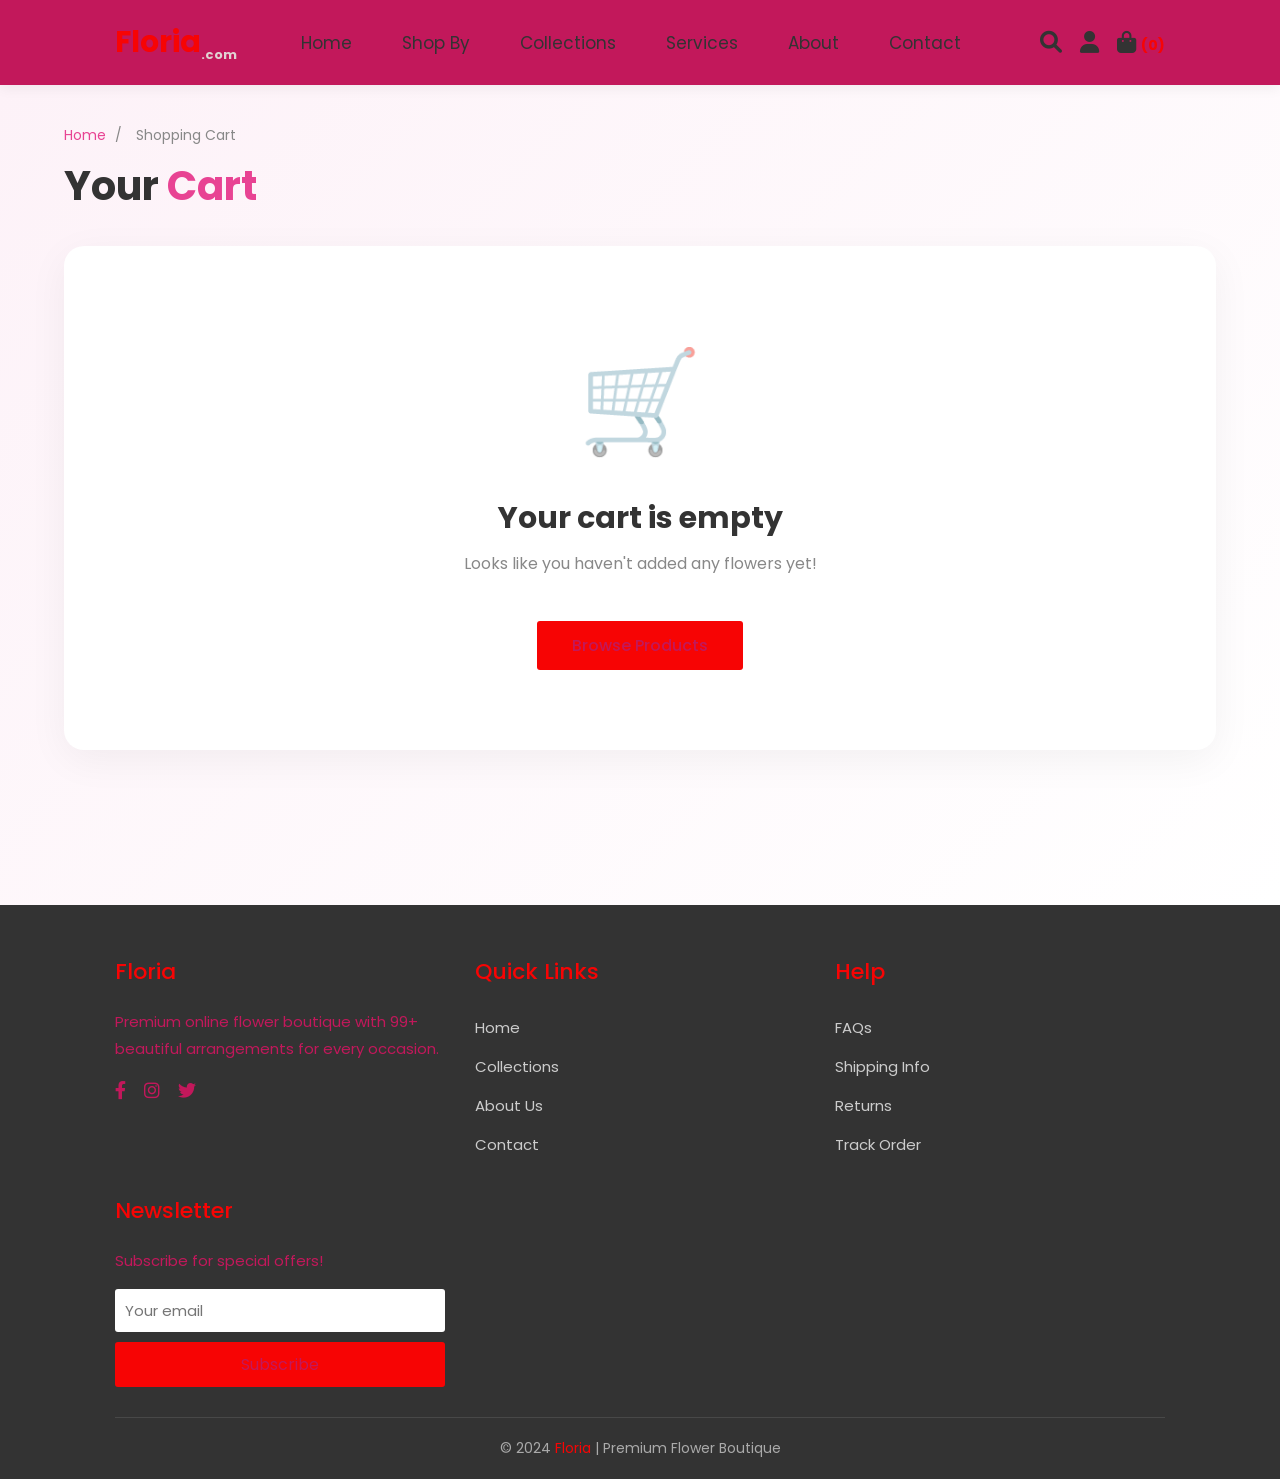
<file: cart.html>
<!DOCTYPE html>
<html lang="en">

<head>
    <meta charset="UTF-8">
    <meta name="viewport" content="width=device-width, initial-scale=1.0">
    <title>Shopping Cart - Floria Premium Flower Boutique</title>
    <meta name="description" content="Review your cart and checkout at Floria.">
    <link rel="icon" type="image/svg+xml"
        href="data:image/svg+xml,<svg xmlns='http://www.w3.org/2000/svg' viewBox='0 0 100 100'><text y='.9em' font-size='90'>🌸</text></svg>">

    <!-- External CSS -->
    <link rel="stylesheet" href="style.css">
    <link rel="stylesheet" href="css/cart.css">

    <!-- Fonts -->
    <link href="https://fonts.googleapis.com/css2?family=Poppins:wght@300;400;500;700&display=swap" rel="stylesheet">
    <link rel="stylesheet" href="https://cdnjs.cloudflare.com/ajax/libs/font-awesome/6.0.0-beta3/css/all.min.css">
</head>

<body>
    <!-- Header -->
    <header class="header">
        <div class="header-main">
            <a href="index.html" class="logo">Floria<sub class="small">.com</sub></a>
            <nav class="navbar">
                <a href="index.html#home">Home</a>
                <a href="index.html#shop">Shop By</a>
                <a href="index.html#collections">Collections</a>
                <a href="index.html#services">Services</a>
                <a href="about.html">About</a>
                <a href="contact.html">Contact</a>
            </nav>
            <div class="icons">
                <div id="search-btn" class="fas fa-search"></div>
                <div id="user-btn" class="fas fa-user"></div>
                <div id="cart-btn" class="fas fa-shopping-bag"><span>(0)</span></div>
                <div id="menu-btn" class="fas fa-bars"></div>
            </div>
        </div>
        <form action="" class="search-form">
            <input type="search" id="search-box" placeholder="Search for products...">
            <label for="search-box" class="fas fa-search"></label>
        </form>
    </header>

    <!-- Cart Section -->
    <section class="cart-section">
        <div class="page-header">
            <div class="breadcrumb">
                <a href="index.html">Home</a>
                <span>/</span>
                <span>Shopping Cart</span>
            </div>
            <h1>Your <span>Cart</span></h1>
        </div>

        <div class="cart-wrapper" id="cartWrapper">
            <!-- Cart Content will be rendered by JavaScript -->
        </div>
    </section>

    <!-- Footer -->
    <footer class="footer">
        <div class="footer-grid">
            <div class="footer-box about-us">
                <h3>Floria</h3>
                <p>Premium online flower boutique with 99+ beautiful arrangements for every occasion.</p>
                <div class="social-links">
                    <a href="#"><i class="fab fa-facebook-f"></i></a>
                    <a href="#"><i class="fab fa-instagram"></i></a>
                    <a href="#"><i class="fab fa-twitter"></i></a>
                </div>
            </div>
            <div class="footer-box links">
                <h3>Quick Links</h3>
                <a href="index.html">Home</a>
                <a href="index.html#collections">Collections</a>
                <a href="about.html">About Us</a>
                <a href="contact.html">Contact</a>
            </div>
            <div class="footer-box links">
                <h3>Help</h3>
                <a href="#">FAQs</a>
                <a href="#">Shipping Info</a>
                <a href="#">Returns</a>
                <a href="#">Track Order</a>
            </div>
            <div class="footer-box newsletter">
                <h3>Newsletter</h3>
                <p>Subscribe for special offers!</p>
                <form>
                    <input type="email" placeholder="Your email" class="email-input">
                    <button type="submit" class="subscribe-btn">Subscribe</button>
                </form>
            </div>
        </div>
        <div class="credit">© 2024 <a href="index.html">Floria</a> | Premium Flower Boutique</div>
    </footer>

    <!-- External JavaScript -->


    <!-- Cart JavaScript -->
    <script>
        // ===== HEADER LOGIC =====
        function initHeader() {
            // User Button
            const userBtn = document.querySelector('#user-btn');
            if (userBtn) {
                userBtn.onclick = (e) => {
                    e.preventDefault();
                    const user = JSON.parse(localStorage.getItem('floriaUser')) || JSON.parse(sessionStorage.getItem('floriaUser'));
                    if (user && user.loggedIn) {
                        if (confirm('Sign out?')) {
                            localStorage.removeItem('floriaUser');
                            sessionStorage.removeItem('floriaUser');
                            window.location.reload();
                        }
                    } else {
                        window.location.href = 'signin.html';
                    }
                };
                // Update Icon
                const user = JSON.parse(localStorage.getItem('floriaUser')) || JSON.parse(sessionStorage.getItem('floriaUser'));
                if (user && user.loggedIn) userBtn.style.color = '#e84393';
            }
            // Cart Button (already on cart page, maybe refresh?)
            const cartBtn = document.querySelector('#cart-btn');
            if (cartBtn) cartBtn.onclick = (e) => { e.preventDefault(); window.location.reload(); };
        }
        document.addEventListener('DOMContentLoaded', initHeader);

        // ===== CART PAGE FUNCTIONALITY =====
        let cart = JSON.parse(localStorage.getItem('floriaCart')) || [];

        // Toast notification
        function showToast(message) {
            const existing = document.querySelector('.toast-notification');
            if (existing) existing.remove();

            const toast = document.createElement('div');
            toast.className = 'toast-notification show';
            toast.textContent = message;
            toast.style.cssText = `
                position: fixed;
                bottom: 30px;
                left: 50%;
                transform: translateX(-50%);
                background: linear-gradient(45deg, #333, #555);
                color: white;
                padding: 1rem 2rem;
                border-radius: 30px;
                font-weight: 500;
                z-index: 99999;
                font-size: 14px;
            `;
            document.body.appendChild(toast);

            setTimeout(() => toast.remove(), 2500);
        }

        // Update cart count in header
        function updateCartCount() {
            document.querySelectorAll('#cart-btn span').forEach(span => {
                span.textContent = `(${cart.length})`;
            });
        }

        // Get cart totals
        function getSubtotal() {
            return cart.reduce((sum, item) => sum + item.price * item.quantity, 0);
        }

        // Render cart
        function renderCart() {
            const wrapper = document.getElementById('cartWrapper');

            if (cart.length === 0) {
                wrapper.innerHTML = `
                    <div class="cart-empty">
                        <div class="empty-icon">🛒</div>
                        <h2>Your cart is empty</h2>
                        <p>Looks like you haven't added any flowers yet!</p>
                        <a href="view.html" class="btn btn-primary">Browse Products</a>
                    </div>
                `;
                return;
            }

            const subtotal = getSubtotal();
            const shipping = subtotal > 50 ? 0 : 9.99;
            const total = subtotal + shipping;

            wrapper.innerHTML = `
                <div class="cart-items">
                    <table class="cart-table">
                        <thead>
                            <tr>
                                <th>Product</th>
                                <th>Price</th>
                                <th>Quantity</th>
                                <th>Total</th>
                                <th></th>
                            </tr>
                        </thead>
                        <tbody>
                            ${cart.map((item, index) => `
                                <tr data-index="${index}">
                                    <td class="product-cell">
                                        <div class="product-info">
                                            <div class="product-image">🌸</div>
                                            <div class="product-details">
                                                <h4>${item.name}</h4>
                                                <span class="product-id">ID: ${item.id}</span>
                                            </div>
                                        </div>
                                    </td>
                                    <td class="price-cell">$${item.price.toFixed(2)}</td>
                                    <td class="quantity-cell">
                                        <div class="quantity-control">
                                            <button class="qty-btn minus" data-index="${index}">−</button>
                                            <span class="qty-value">${item.quantity}</span>
                                            <button class="qty-btn plus" data-index="${index}">+</button>
                                        </div>
                                    </td>
                                    <td class="total-cell">$${(item.price * item.quantity).toFixed(2)}</td>
                                    <td class="remove-cell">
                                        <button class="remove-btn" data-index="${index}">
                                            <i class="fas fa-trash-alt"></i>
                                        </button>
                                    </td>
                                </tr>
                            `).join('')}
                        </tbody>
                    </table>
                    
                    <div class="cart-actions">
                        <a href="view.html" class="btn btn-outline">
                            <i class="fas fa-arrow-left"></i> Continue Shopping
                        </a>
                        <button class="btn btn-clear" id="clearCart">
                            <i class="fas fa-trash"></i> Clear Cart
                        </button>
                    </div>
                </div>

                <div class="cart-summary">
                    <h3>Order Summary</h3>
                    
                    <div class="summary-row">
                        <span>Subtotal (${cart.length} items)</span>
                        <span>$${subtotal.toFixed(2)}</span>
                    </div>
                    
                    <div class="summary-row">
                        <span>Shipping</span>
                        <span>${shipping === 0 ? '<span class="free">FREE</span>' : '$' + shipping.toFixed(2)}</span>
                    </div>
                    
                    ${subtotal < 50 ? `
                        <div class="shipping-notice">
                            <i class="fas fa-info-circle"></i>
                            Add $${(50 - subtotal).toFixed(2)} more for free shipping!
                        </div>
                    ` : ''}
                    
                    <div class="promo-code">
                        <input type="text" placeholder="Promo code" id="promoInput">
                        <button class="apply-btn" id="applyPromo">Apply</button>
                    </div>
                    
                    <div class="summary-total">
                        <span>Total</span>
                        <span>$${total.toFixed(2)}</span>
                    </div>
                    
                    <button class="checkout-btn" id="checkoutBtn">
                        <i class="fas fa-lock"></i> Proceed to Checkout
                    </button>
                    
                    <div class="secure-badge">
                        <i class="fas fa-shield-alt"></i>
                        Secure checkout powered by SSL
                    </div>
                    
                    <div class="payment-methods">
                        <i class="fab fa-cc-visa"></i>
                        <i class="fab fa-cc-mastercard"></i>
                        <i class="fab fa-cc-amex"></i>
                        <i class="fab fa-cc-paypal"></i>
                    </div>
                </div>
            `;

            attachCartEvents();
        }

        // Attach events to cart elements
        function attachCartEvents() {
            // Quantity buttons
            document.querySelectorAll('.qty-btn.minus').forEach(btn => {
                btn.addEventListener('click', function () {
                    const index = parseInt(this.dataset.index);
                    if (cart[index].quantity > 1) {
                        cart[index].quantity--;
                        saveAndRender();
                    }
                });
            });

            document.querySelectorAll('.qty-btn.plus').forEach(btn => {
                btn.addEventListener('click', function () {
                    const index = parseInt(this.dataset.index);
                    if (cart[index].quantity < 10) {
                        cart[index].quantity++;
                        saveAndRender();
                    }
                });
            });

            // Remove buttons
            document.querySelectorAll('.remove-btn').forEach(btn => {
                btn.addEventListener('click', function () {
                    const index = parseInt(this.dataset.index);
                    const name = cart[index].name;
                    cart.splice(index, 1);
                    saveAndRender();
                    showToast(`${name} removed from cart`);
                });
            });

            // Clear cart
            document.getElementById('clearCart')?.addEventListener('click', function () {
                if (confirm('Are you sure you want to clear your cart?')) {
                    cart = [];
                    saveAndRender();
                    showToast('Cart cleared');
                }
            });

            // Promo code
            document.getElementById('applyPromo')?.addEventListener('click', function () {
                const code = document.getElementById('promoInput').value.trim();
                if (code.toLowerCase() === 'floria10') {
                    showToast('Promo code applied! 10% off');
                } else if (code) {
                    showToast('Invalid promo code');
                }
            });

            // Checkout
            document.getElementById('checkoutBtn')?.addEventListener('click', function () {
                const user = JSON.parse(localStorage.getItem('floriaUser')) || JSON.parse(sessionStorage.getItem('floriaUser'));
                if (!user || !user.loggedIn) {
                    showToast('Please sign in to checkout');
                    setTimeout(() => window.location.href = 'signin.html', 1500);
                } else {
                    showToast('Thank you for your order! 🌸');
                    cart = [];
                    saveAndRender();
                }
            });
        }

        // Save cart and re-render
        function saveAndRender() {
            localStorage.setItem('floriaCart', JSON.stringify(cart));
            updateCartCount();
            renderCart();
        }

        // Header functionality
        const menu = document.querySelector('#menu-btn');
        const navbar = document.querySelector('.navbar');
        const searchForm = document.querySelector('.search-form');

        if (menu) {
            menu.onclick = () => {
                menu.classList.toggle('fa-times');
                navbar.classList.toggle('active');
                searchForm?.classList.remove('active');
            };
        }

        document.querySelector('#search-btn')?.addEventListener('click', () => {
            searchForm?.classList.toggle('active');
            menu?.classList.remove('fa-times');
            navbar?.classList.remove('active');
        });

        document.querySelector('#user-btn')?.addEventListener('click', () => {
            const user = JSON.parse(localStorage.getItem('floriaUser')) || JSON.parse(sessionStorage.getItem('floriaUser'));
            if (user && user.loggedIn) {
                if (confirm(`Signed in as ${user.name}. Sign out?`)) {
                    localStorage.removeItem('floriaUser');
                    sessionStorage.removeItem('floriaUser');
                    showToast('Signed out successfully');
                }
            } else {
                window.location.href = 'signin.html';
            }
        });

        // Newsletter
        document.querySelector('.newsletter form')?.addEventListener('submit', function (e) {
            e.preventDefault();
            const email = this.querySelector('input').value;
            if (email) {
                showToast('Thank you for subscribing! 🌸');
                this.querySelector('input').value = '';
            }
        });

        // Initialize
        updateCartCount();
        renderCart();
    </script>
</body>

</html>
</file>
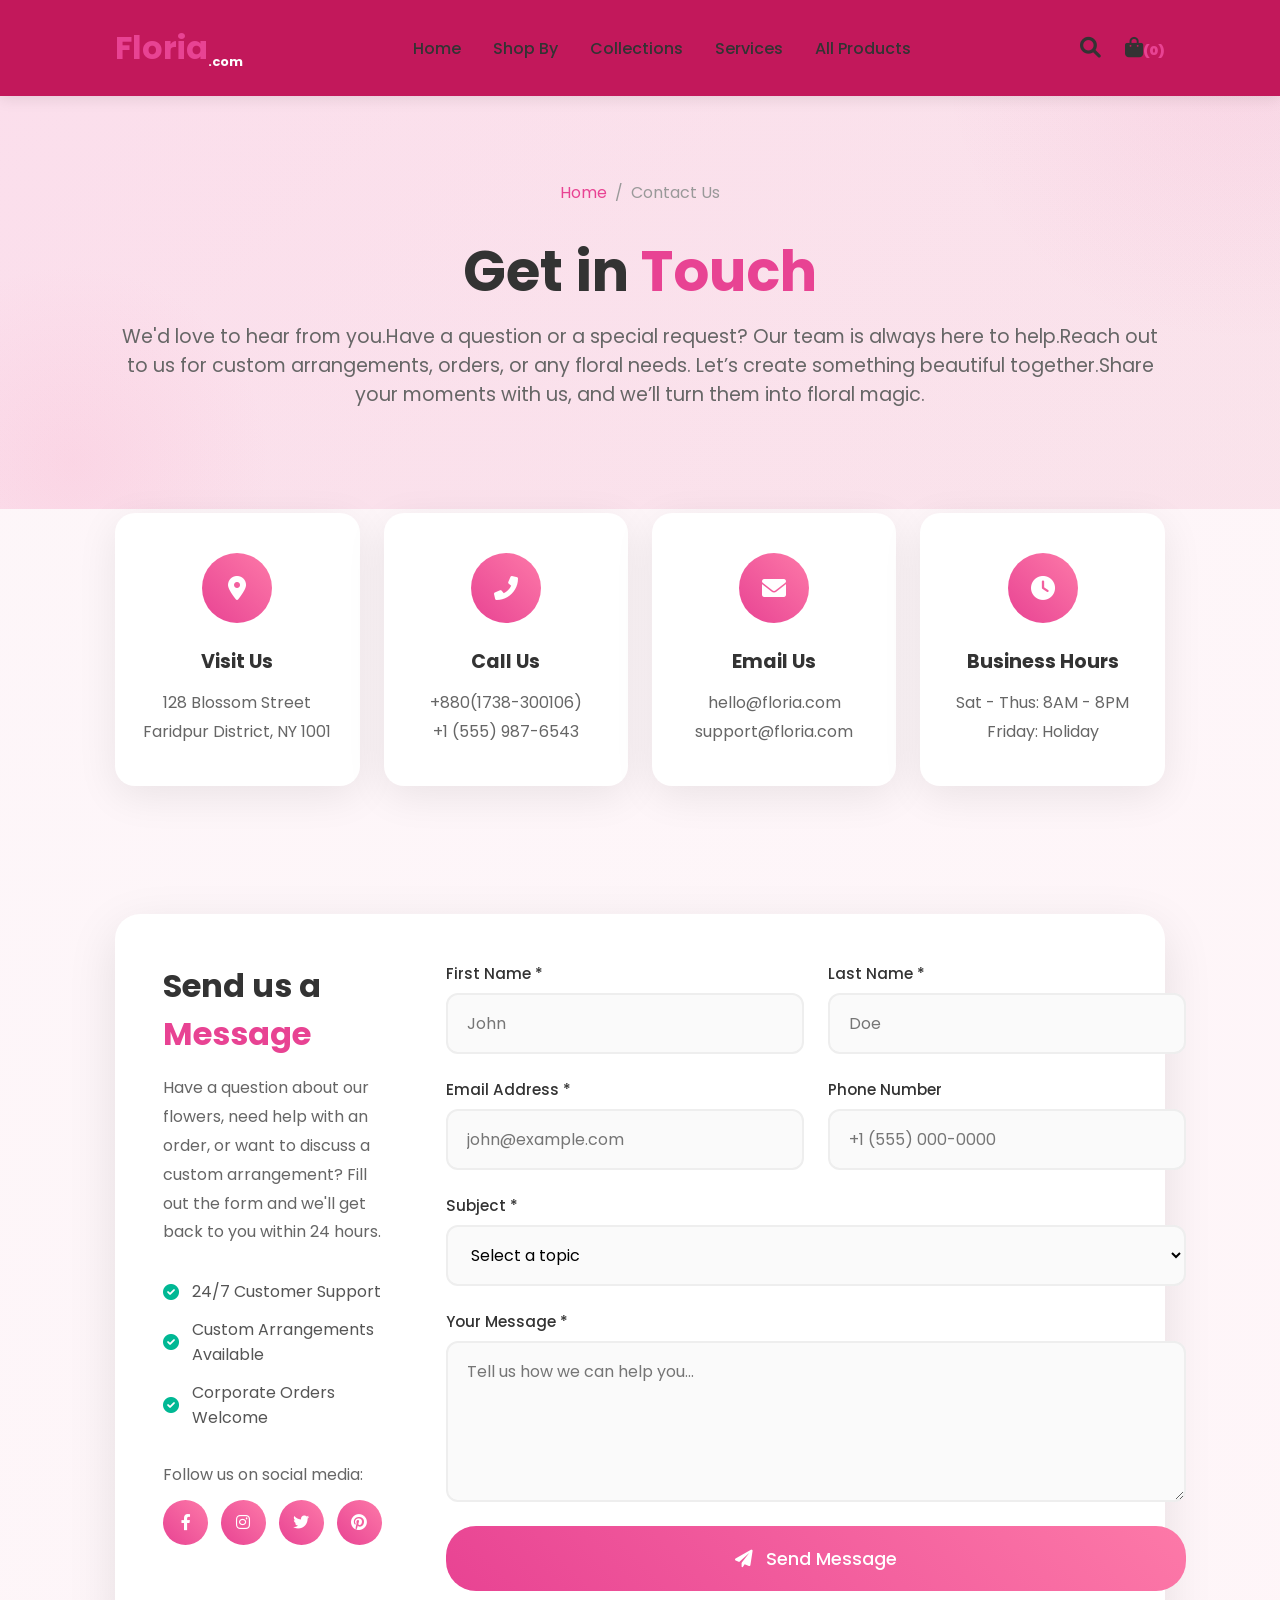
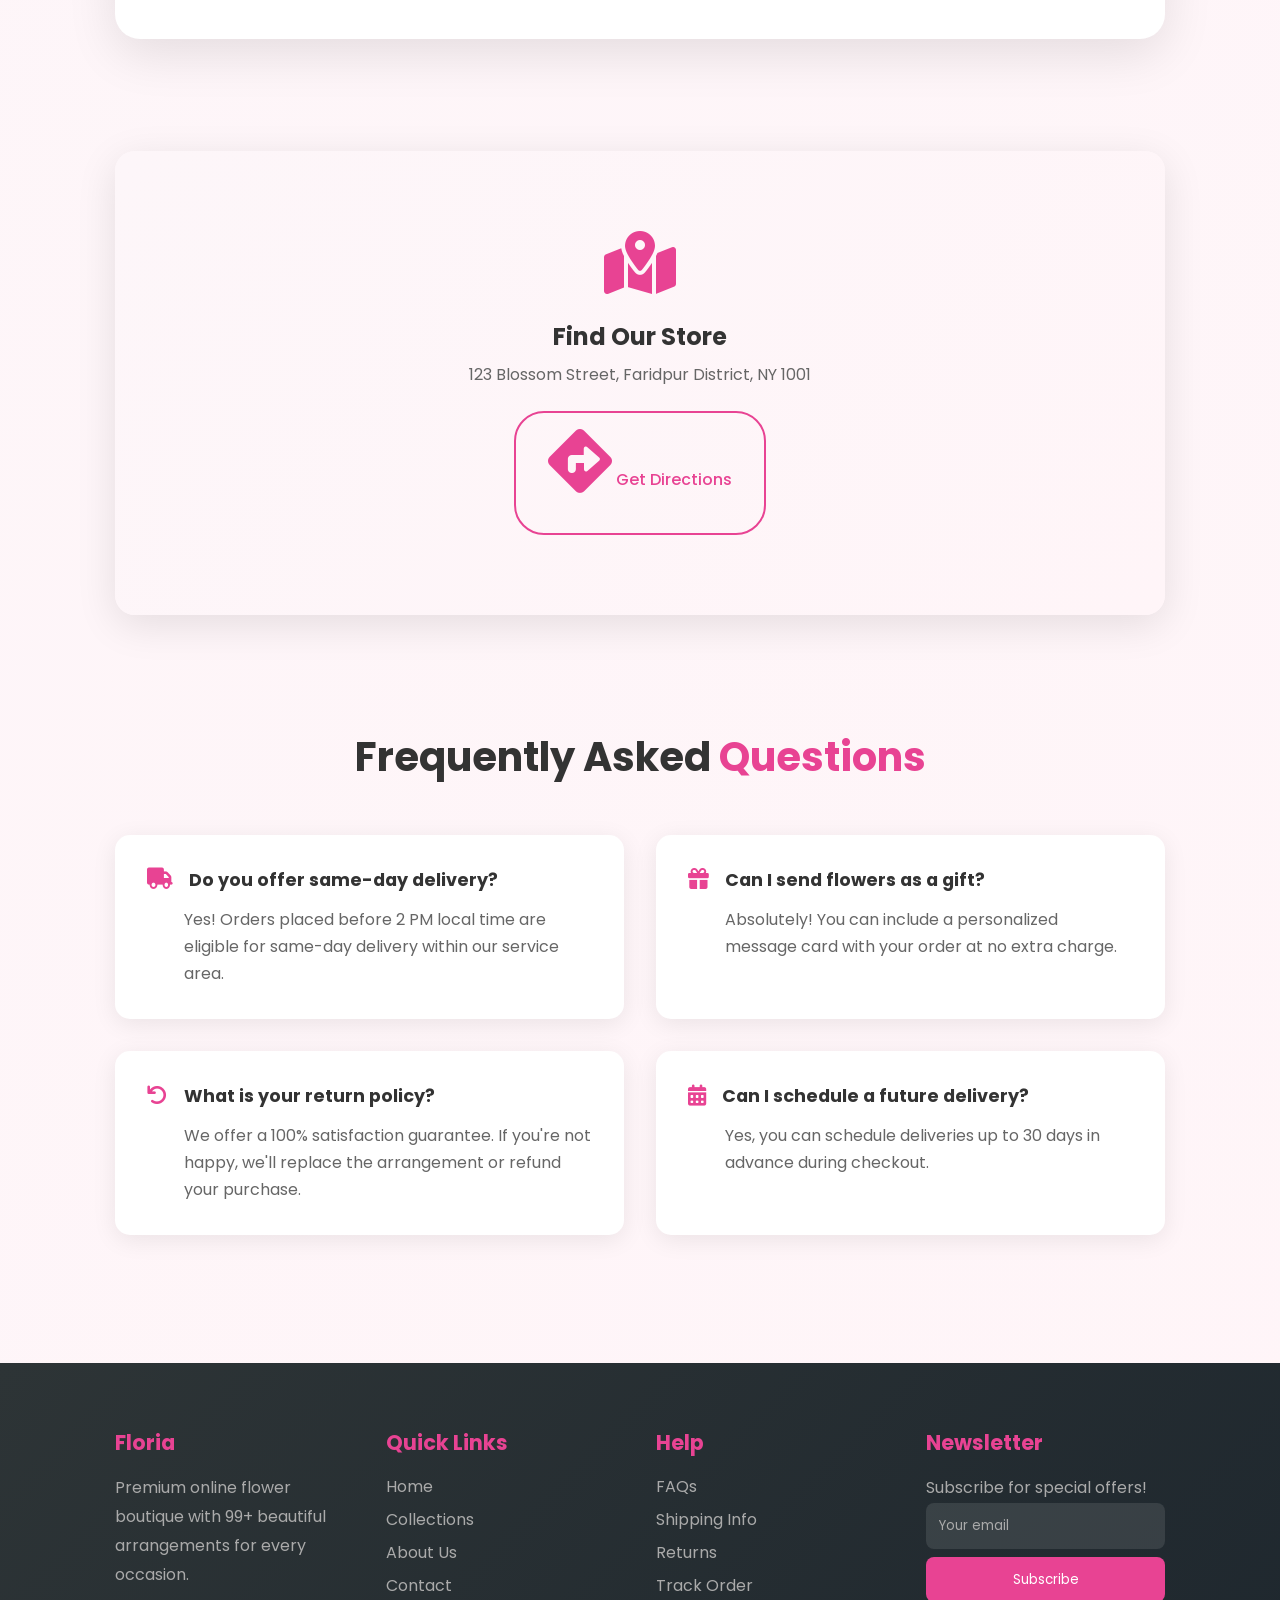
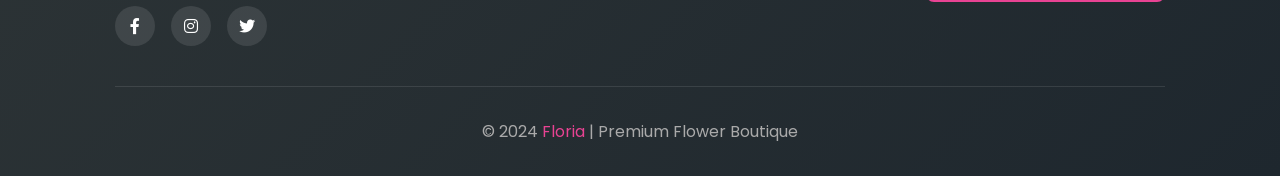
<file: contact.html>
<!DOCTYPE html>
<html lang="en">

<head>
    <meta charset="UTF-8">
    <meta name="viewport" content="width=device-width, initial-scale=1.0">
    <title>Contact Us - Floria Premium Flower Boutique</title>
    <meta name="description"
        content="Get in touch with Floria - We're here to help with your flower orders, custom arrangements, and any questions.">
    <link rel="icon" type="image/svg+xml"
        href="data:image/svg+xml,<svg xmlns='http://www.w3.org/2000/svg' viewBox='0 0 100 100'><text y='.9em' font-size='90'>🌸</text></svg>">

    <!-- External CSS -->
    <link rel="stylesheet" href="css/pages.css">

    <!-- Fonts -->
    <link href="https://fonts.googleapis.com/css2?family=Poppins:wght@300;400;500;700&display=swap" rel="stylesheet">
    <link rel="stylesheet" href="https://cdnjs.cloudflare.com/ajax/libs/font-awesome/6.0.0-beta3/css/all.min.css">
</head>

<body>
    <!-- Header -->
    <header class="header">
        <div class="header-main">
            <a href="index.html" class="logo">Floria<sub class="small">.com</sub></a>
            <nav class="navbar">
                <a href="index.html#home">Home</a>
                <a href="index.html#shop">Shop By</a>
                <a href="index.html#collections">Collections</a>
                <a href="index.html#services">Services</a>
                <a href="view.html">All Products</a>
            </nav>
            <div class="icons">
                <div id="search-btn" class="fas fa-search"></div>
                <div id="cart-btn" class="fas fa-shopping-bag"><span>(0)</span></div>
                <div id="menu-btn" class="fas fa-bars"></div>
            </div>
        </div>
        <form action="" class="search-form">
            <input type="search" id="search-box" placeholder="Search for products...">
            <label for="search-box" class="fas fa-search"></label>
        </form>
    </header>

    <!-- Contact Hero Section -->
    <section class="page-hero contact-hero">
        <div class="hero-content">
            <div class="breadcrumb">
                <a href="index.html">Home</a>
                <span>/</span>
                <span>Contact Us</span>
            </div>
            <h1>Get in <span>Touch</span></h1>
            <p>We'd love to hear from you.Have a question or a special request?
                Our team is always here to help.Reach out to us for custom arrangements, orders, or any floral needs.
                Let’s create something beautiful together.Share your moments with us, and we’ll turn them into floral
                magic. </p>
           
        </div>
    </section>

    <!-- Contact Content -->
    <main class="contact-main">
        <!-- Contact Info Cards -->
        <section class="contact-info-section">
            <div class="info-cards">
                <div class="info-card">
                    <div class="icon-circle">
                        <i class="fas fa-map-marker-alt"></i>
                    </div>
                    <h3>Visit Us</h3>
                    <p>128 Blossom Street<br>Faridpur District, NY 1001</p>
                </div>
                <div class="info-card">
                    <div class="icon-circle">
                        <i class="fas fa-phone-alt"></i>
                    </div>
                    <h3>Call Us</h3>
                    <p>+880(1738-300106)<br>+1 (555) 987-6543</p>
                </div>
                <div class="info-card">
                    <div class="icon-circle">
                        <i class="fas fa-envelope"></i>
                    </div>
                    <h3>Email Us</h3>
                    <p>hello@floria.com<br>support@floria.com</p>
                </div>
                <div class="info-card">
                    <div class="icon-circle">
                        <i class="fas fa-clock"></i>
                    </div>
                    <h3>Business Hours</h3>
                    <p>Sat - Thus: 8AM - 8PM<br>Friday: Holiday</p>
                </div>
            </div>
        </section>

        <!-- Contact Form Section -->
        <section class="contact-form-section">
            <div class="form-container">
                <div class="form-left">
                    <h2>Send us a <span>Message</span></h2>
                    <p>Have a question about our flowers, need help with an order, or want to discuss a custom
                        arrangement? Fill out the form and we'll get back to you within 24 hours.</p>

                    <div class="form-features">
                        <div class="feature">
                            <i class="fas fa-check-circle"></i>
                            <span>24/7 Customer Support</span>
                        </div>
                        <div class="feature">
                            <i class="fas fa-check-circle"></i>
                            <span>Custom Arrangements Available</span>
                        </div>
                        <div class="feature">
                            <i class="fas fa-check-circle"></i>
                            <span>Corporate Orders Welcome</span>
                        </div>
                    </div>

                    <div class="social-contact">
                        <p>Follow us on social media:</p>
                        <div class="social-icons">
                            <a href="#" class="social-icon"><i class="fab fa-facebook-f"></i></a>
                            <a href="#" class="social-icon"><i class="fab fa-instagram"></i></a>
                            <a href="#" class="social-icon"><i class="fab fa-twitter"></i></a>
                            <a href="#" class="social-icon"><i class="fab fa-pinterest"></i></a>
                        </div>
                    </div>
                </div>

                <form class="contact-form" id="contactForm">
                    <div class="form-row">
                        <div class="form-group">
                            <label for="firstName">First Name *</label>
                            <input type="text" id="firstName" name="firstName" required placeholder="John">
                        </div>
                        <div class="form-group">
                            <label for="lastName">Last Name *</label>
                            <input type="text" id="lastName" name="lastName" required placeholder="Doe">
                        </div>
                    </div>
                    <div class="form-row">
                        <div class="form-group">
                            <label for="email">Email Address *</label>
                            <input type="email" id="email" name="email" required placeholder="john@example.com">
                        </div>
                        <div class="form-group">
                            <label for="phone">Phone Number</label>
                            <input type="tel" id="phone" name="phone" placeholder="+1 (555) 000-0000">
                        </div>
                    </div>
                    <div class="form-group">
                        <label for="subject">Subject *</label>
                        <select id="subject" name="subject" required>
                            <option value="">Select a topic</option>
                            <option value="order">Order Inquiry</option>
                            <option value="custom">Custom Arrangement</option>
                            <option value="corporate">Corporate Orders</option>
                            <option value="wedding">Wedding Flowers</option>
                            <option value="feedback">Feedback</option>
                            <option value="other">Other</option>
                        </select>
                    </div>
                    <div class="form-group">
                        <label for="message">Your Message *</label>
                        <textarea id="message" name="message" rows="5" required
                            placeholder="Tell us how we can help you..."></textarea>
                    </div>
                    <button type="submit" class="btn btn-submit">
                        <i class="fas fa-paper-plane"></i> Send Message
                    </button>
                </form>
            </div>
        </section>

        <!-- Map Section -->
        <section class="map-section">
            <div class="map-container">
                <div class="map-placeholder">
                    <i class="fas fa-map-marked-alt"></i>
                    <h3>Find Our Store</h3>
                    <p>123 Blossom Street, Faridpur District, NY 1001</p>
                    <a href="https://www.google.com/maps/place/flower+%26+wedding+deco+shop.%E0%A6%AB%E0%A7%81%E0%A6%B2+%E0%A6%93+%E0%A6%B8%E0%A6%BE%E0%A6%9C%E0%A6%B8%E0%A6%9C%E0%A7%8D%E0%A6%9C%E0%A6%BE%E0%A6%B0+%E0%A6%A6%E0%A7%8B%E0%A6%95%E0%A6%BE%E0%A6%A8/@23.600293,89.2573938,10z/data=!4m10!1m2!2m1!1sFlower+shop+faridpur!3m6!1s0x39fe3ac1080a6f91:0x460a6307930ac45b!8m2!3d23.600293!4d89.834176!15sChRGbG93ZXIgc2hvcCBmYXJpZHB1cloWIhRmbG93ZXIgc2hvcCBmYXJpZHB1cpIBDWV2ZW50X3BsYW5uZXLgAQA!16s%2Fg%2F11dftwgq5p?entry=ttu&g_ep=EgoyMDI1MTIwOS4wIKXMDSoKLDEwMDc5MjA3M0gBUAM%3D" target="_blank" class="btn btn-outline">
                        <i class="fas fa-directions"></i> Get Directions
                    </a>
                </div>
            </div>
        </section>

        <!-- FAQ Section -->
        <section class="faq-section">
            <h2 class="section-title">Frequently Asked <span>Questions</span></h2>
            <div class="faq-grid">
                <div class="faq-item">
                    <div class="faq-question">
                        <i class="fas fa-truck"></i>
                        <h3>Do you offer same-day delivery?</h3>
                    </div>
                    <p>Yes! Orders placed before 2 PM local time are eligible for same-day delivery within our service
                        area.</p>
                </div>
                <div class="faq-item">
                    <div class="faq-question">
                        <i class="fas fa-gift"></i>
                        <h3>Can I send flowers as a gift?</h3>
                    </div>
                    <p>Absolutely! You can include a personalized message card with your order at no extra charge.</p>
                </div>
                <div class="faq-item">
                    <div class="faq-question">
                        <i class="fas fa-undo"></i>
                        <h3>What is your return policy?</h3>
                    </div>
                    <p>We offer a 100% satisfaction guarantee. If you're not happy, we'll replace the arrangement or
                        refund your purchase.</p>
                </div>
                <div class="faq-item">
                    <div class="faq-question">
                        <i class="fas fa-calendar-alt"></i>
                        <h3>Can I schedule a future delivery?</h3>
                    </div>
                    <p>Yes, you can schedule deliveries up to 30 days in advance during checkout.</p>
                </div>
            </div>
        </section>
    </main>

    <!-- Footer -->
    <footer class="footer">
        <div class="footer-grid">
            <div class="footer-box about-us">
                <h3>Floria</h3>
                <p>Premium online flower boutique with 99+ beautiful arrangements for every occasion.</p>
                <div class="social-links">
                    <a href="#"><i class="fab fa-facebook-f"></i></a>
                    <a href="#"><i class="fab fa-instagram"></i></a>
                    <a href="#"><i class="fab fa-twitter"></i></a>
                </div>
            </div>
            <div class="footer-box links">
                <h3>Quick Links</h3>
                <a href="index.html">Home</a>
                <a href="index.html#collections">Collections</a>
                <a href="about.html">About Us</a>
                <a href="contact.html">Contact</a>
            </div>
            <div class="footer-box links">
                <h3>Help</h3>
                <a href="#">FAQs</a>
                <a href="#">Shipping Info</a>
                <a href="#">Returns</a>
                <a href="#">Track Order</a>
            </div>
            <div class="footer-box newsletter">
                <h3>Newsletter</h3>
                <p>Subscribe for special offers!</p>
                <form>
                    <input type="email" placeholder="Your email" class="email-input">
                    <button type="submit" class="subscribe-btn">Subscribe</button>
                </form>
            </div>
        </div>
        <div class="credit">© 2024 <a href="index.html">Floria</a> | Premium Flower Boutique</div>
    </footer>

    <!-- External JavaScript -->
    <script src="js/page.js"></script>
</body>

</html>
</file>
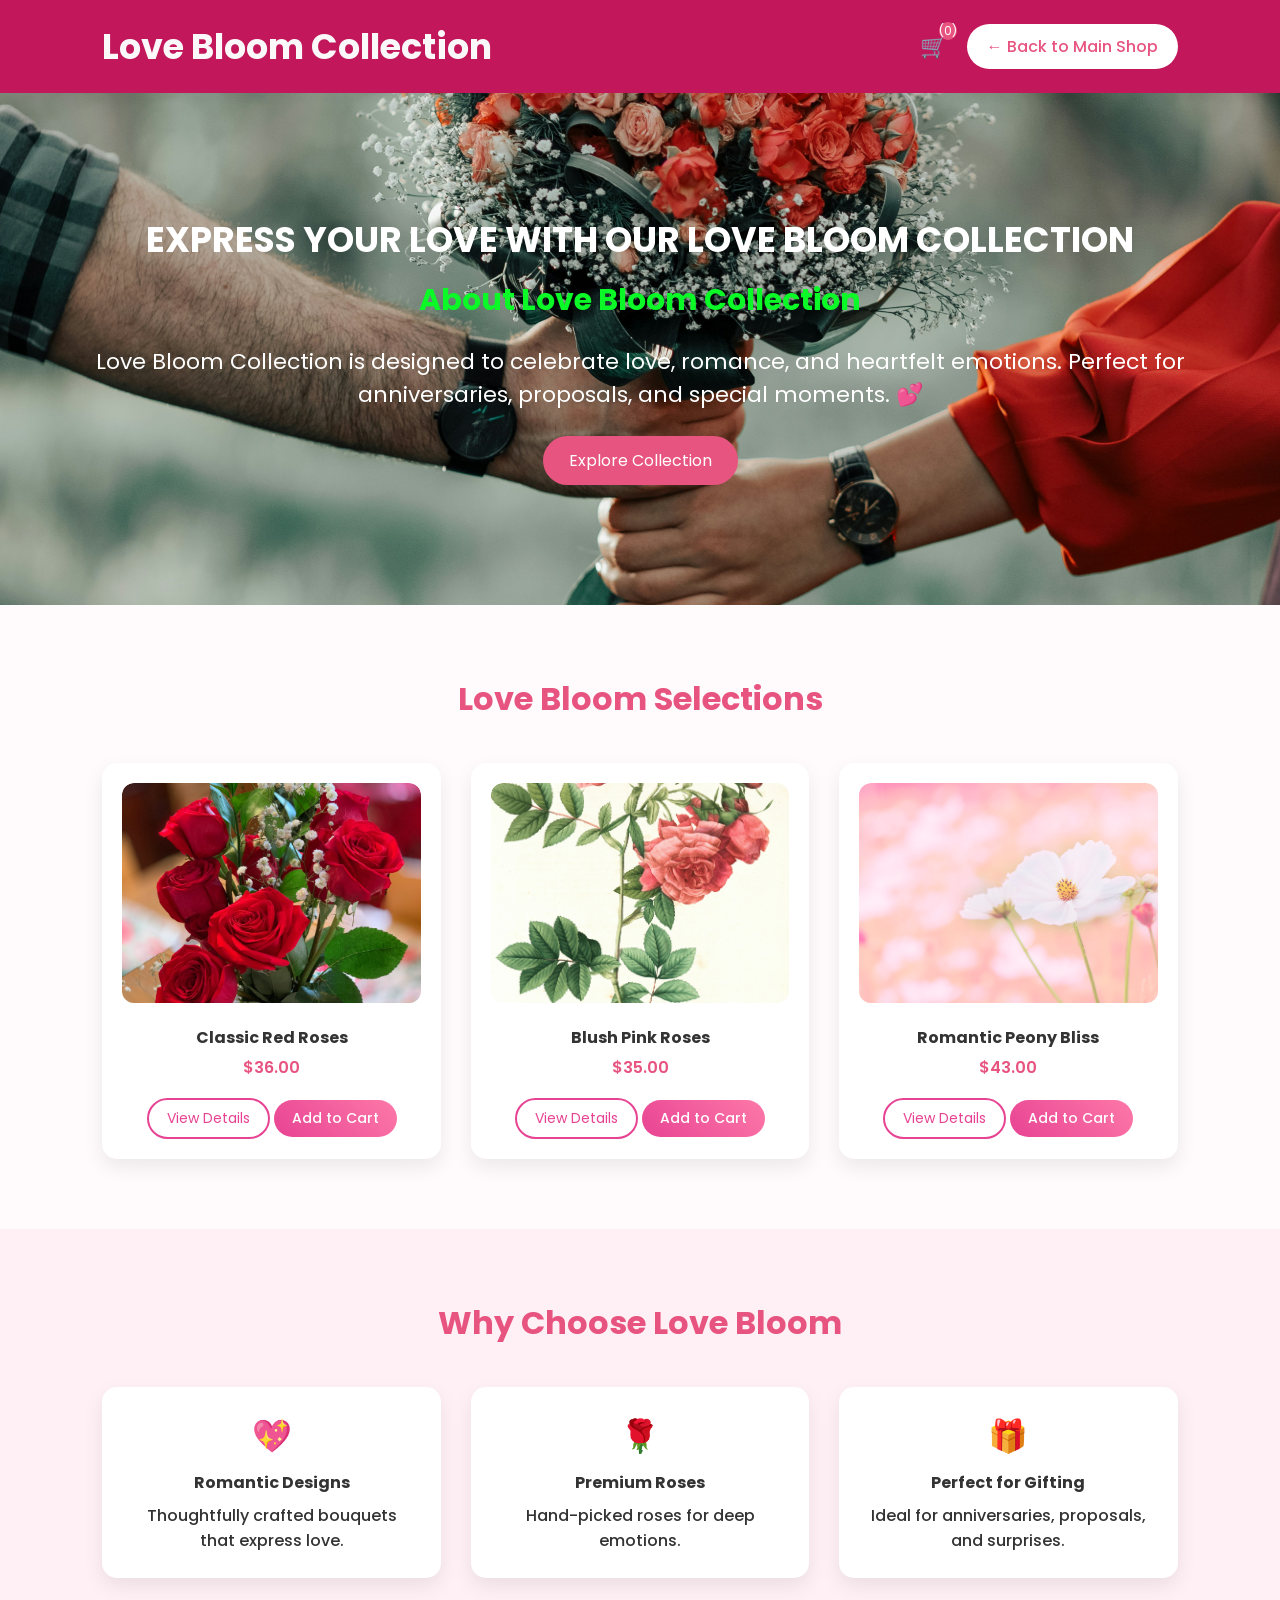
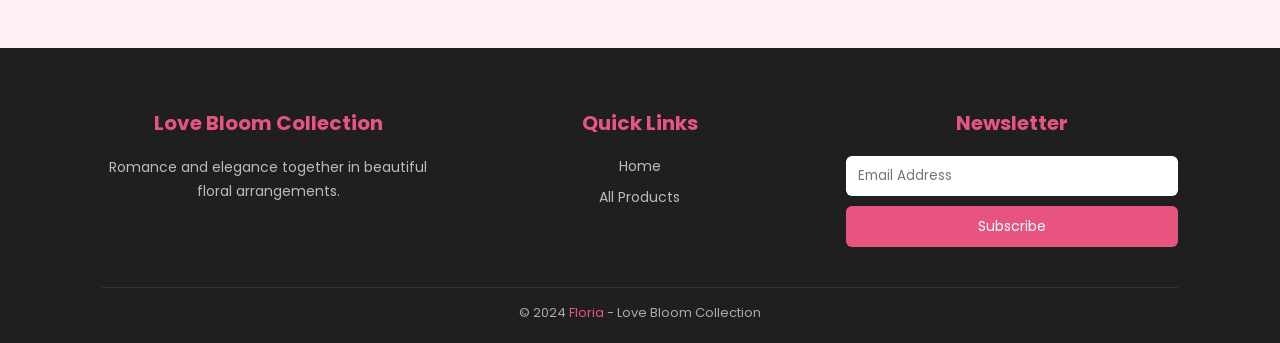
<file: LoveBloom.html>
<!DOCTYPE html>
<html lang="en">

<head>
    <meta charset="UTF-8">
    <meta name="viewport" content="width=device-width, initial-scale=1.0">
    <title>Love Bloom Collection | Romantic Flowers - Floria</title>
    <meta name="description" content="Love Bloom Collection - Romantic flowers for anniversaries and proposals.">
    <link rel="icon" type="image/svg+xml"
        href="data:image/svg+xml,<svg xmlns='http://www.w3.org/2000/svg' viewBox='0 0 100 100'><text y='.9em' font-size='90'>💕</text></svg>">
    <link rel="stylesheet" href="blossom-aura.css">
    <link rel="stylesheet" href="css/components.css">
    <link href="https://fonts.googleapis.com/css2?family=Poppins:wght@300;400;500;700&display=swap" rel="stylesheet">
    <link rel="stylesheet" href="https://cdnjs.cloudflare.com/ajax/libs/font-awesome/6.0.0-beta3/css/all.min.css">
    <style>
        .card {
            position: relative;
        }

        .card .img-container {
            position: relative;
            overflow: hidden;
            border-radius: 12px;
        }

        .card .img-container img {
            transition: transform 0.3s ease;
        }

        .hero {
            background-image: url('image/love.jpg');
        }
    </style>
</head>

<body>
    <header class="header">
        <h1>Love Bloom Collection</h1>
        <div class="header-right">
            <a href="#" class="cart" id="cartBtn">🛒 <span class="count">0</span></a>
            <a href="index.html" class="back-link-btn">← Back to Main Shop</a>
        </div>
    </header>

    <section class="hero">
        <h2>EXPRESS YOUR LOVE WITH OUR LOVE BLOOM COLLECTION</h2>
        <h4>About Love Bloom Collection</h4>
        <p>Love Bloom Collection is designed to celebrate love, romance, and heartfelt emotions.
            Perfect for anniversaries, proposals, and special moments. 💕</p>
        <a href="#collections" class="btn">Explore Collection</a>
    </section>

    <section class="section" id="collections">
        <h3 class="section-title">Love Bloom Selections</h3>
        <div class="grid">
            <article class="card">
                <div class="img-container">
                    <img src="image1/red.jpg" alt="Classic Red Roses" loading="lazy">
                    <div class="card-zoom-controls">
                        <button class="card-zoom-out">−</button>
                        <button class="card-zoom-in">+</button>
                    </div>
                </div>
                <h4>Classic Red Roses</h4>
                <p class="price">$36.00</p>
                <button class="btn small view-details-btn">View Details</button>
                <button class="btn small add-to-cart-btn" data-id="lb1" data-name="Classic Red Roses"
                    data-price="36">Add to Cart</button>
            </article>

            <article class="card">
                <div class="img-container">
                    <img src="image1/pink.jpg" alt="Blush Pink Roses" loading="lazy">
                    <div class="card-zoom-controls">
                        <button class="card-zoom-out">−</button>
                        <button class="card-zoom-in">+</button>
                    </div>
                </div>
                <h4>Blush Pink Roses</h4>
                <p class="price">$35.00</p>
                <button class="btn small view-details-btn">View Details</button>
                <button class="btn small add-to-cart-btn" data-id="lb2" data-name="Blush Pink Roses" data-price="35">Add
                    to Cart</button>
            </article>

            <article class="card">
                <div class="img-container">
                    <img src="image1/soft.jpg" alt="Romantic Peony Bliss" loading="lazy">
                    <div class="card-zoom-controls">
                        <button class="card-zoom-out">−</button>
                        <button class="card-zoom-in">+</button>
                    </div>
                </div>
                <h4>Romantic Peony Bliss</h4>
                <p class="price">$43.00</p>
                <button class="btn small view-details-btn">View Details</button>
                <button class="btn small add-to-cart-btn" data-id="lb3" data-name="Romantic Peony Bliss"
                    data-price="43">Add to Cart</button>
            </article>
        </div>
    </section>

    <section class="why">
        <h3 class="section-title">Why Choose Love Bloom</h3>
        <div class="why-grid">
            <div class="why-box">
                <span class="icon">💖</span>
                <h4>Romantic Designs</h4>
                <p>Thoughtfully crafted bouquets that express love.</p>
            </div>
            <div class="why-box">
                <span class="icon">🌹</span>
                <h4>Premium Roses</h4>
                <p>Hand-picked roses for deep emotions.</p>
            </div>
            <div class="why-box">
                <span class="icon">🎁</span>
                <h4>Perfect for Gifting</h4>
                <p>Ideal for anniversaries, proposals, and surprises.</p>
            </div>
        </div>
    </section>

    <footer class="footer">
        <div class="footer-grid">
            <div class="footer-box about-us">
                <h3>Love Bloom Collection</h3>
                <p>Romance and elegance together in beautiful floral arrangements.</p>
            </div>
            <div class="footer-box links">
                <h3>Quick Links</h3>
                <a href="index.html">Home</a>
                <a href="view.html">All Products</a>
            </div>
            <div class="footer-box newsletter">
                <h3>Newsletter</h3>
                <form class="newsletter-form">
                    <input type="email" placeholder="Email Address" class="email-input" required>
                    <button type="submit" class="subscribe-btn">Subscribe</button>
                </form>
            </div>
        </div>
        <div class="credit">© 2024 <a href="index.html">Floria</a> - Love Bloom Collection</div>
    </footer>


    <script src="js/main.js"></script>
</body>

</html>
</file>
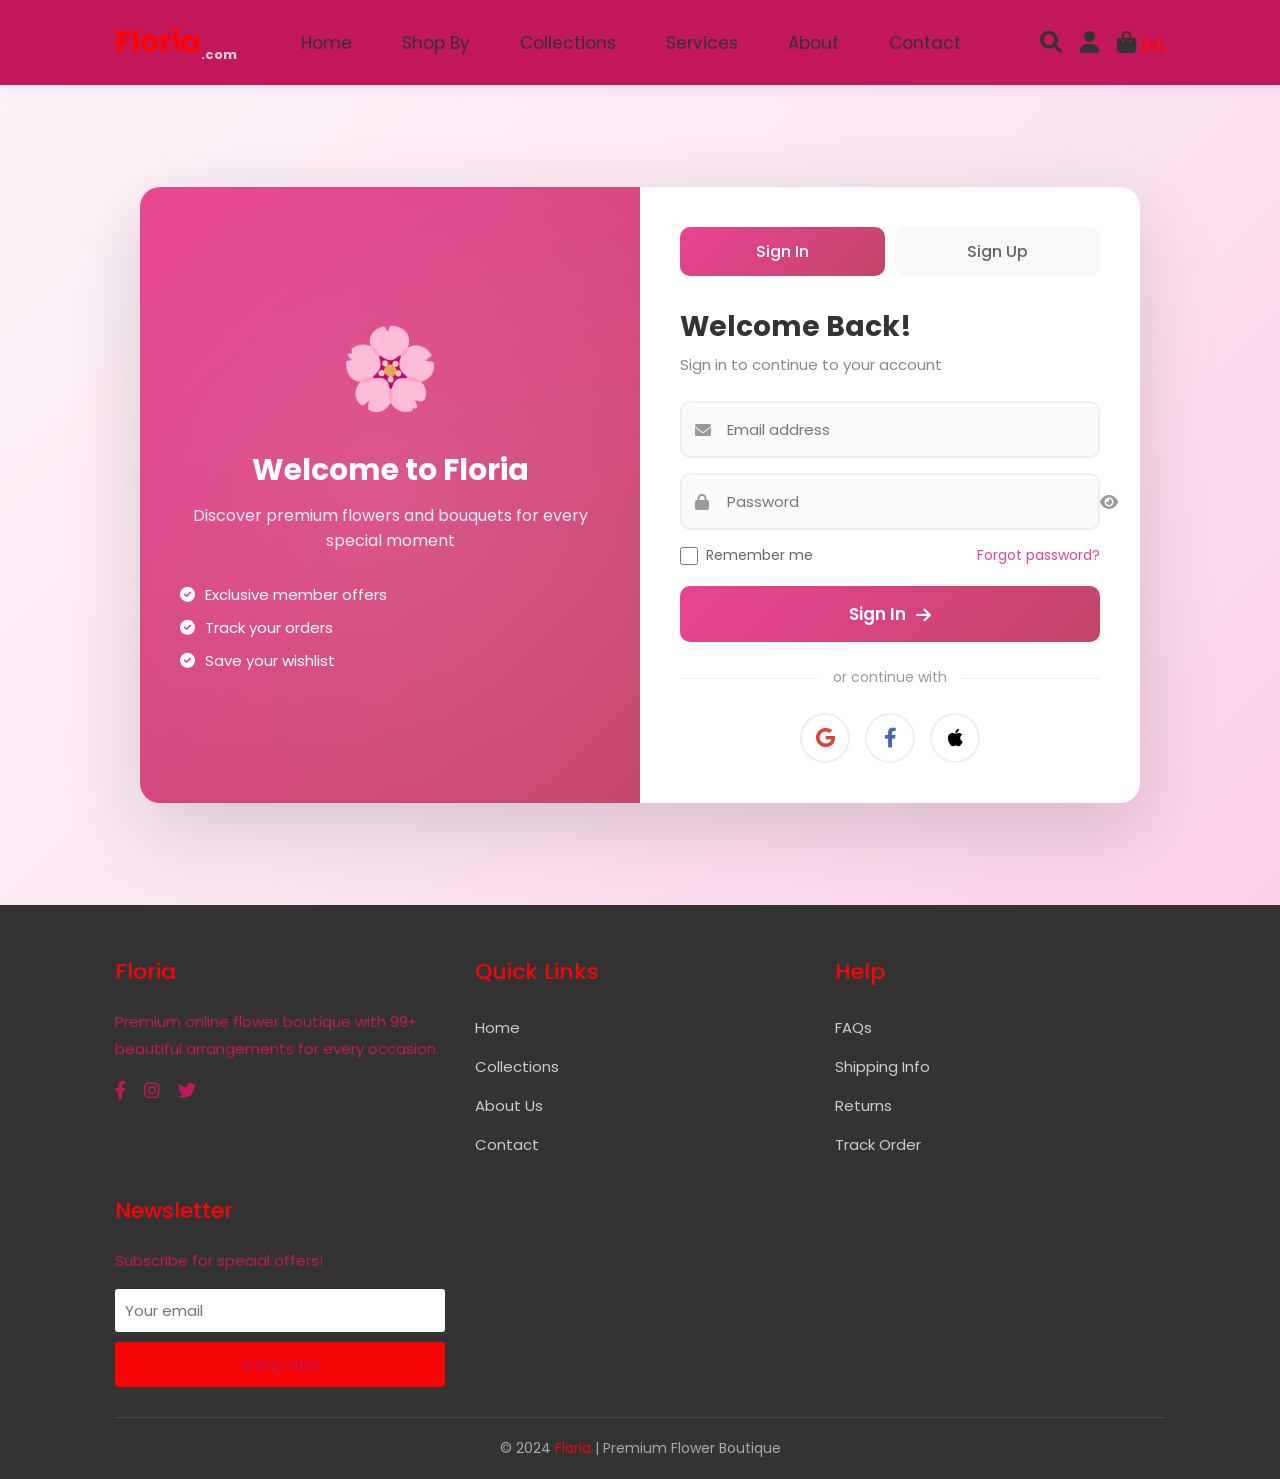
<file: signin.html>
<!DOCTYPE html>
<html lang="en">

<head>
    <meta charset="UTF-8">
    <meta name="viewport" content="width=device-width, initial-scale=1.0">
    <title>Sign In - Floria Premium Flower Boutique</title>
    <meta name="description" content="Sign in to your Floria account to manage orders and wishlist.">
    <link rel="icon" type="image/svg+xml"
        href="data:image/svg+xml,<svg xmlns='http://www.w3.org/2000/svg' viewBox='0 0 100 100'><text y='.9em' font-size='90'>🌸</text></svg>">

    <!-- External CSS -->
    <link rel="stylesheet" href="style.css">
    <link rel="stylesheet" href="css/auth.css">

    <!-- Fonts -->
    <link href="https://fonts.googleapis.com/css2?family=Poppins:wght@300;400;500;700&display=swap" rel="stylesheet">
    <link rel="stylesheet" href="https://cdnjs.cloudflare.com/ajax/libs/font-awesome/6.0.0-beta3/css/all.min.css">
</head>

<body>
    <!-- Header -->
    <header class="header">
        <div class="header-main">
            <a href="index.html" class="logo">Floria<sub class="small">.com</sub></a>
            <nav class="navbar">
                <a href="index.html#home">Home</a>
                <a href="index.html#shop">Shop By</a>
                <a href="index.html#collections">Collections</a>
                <a href="index.html#services">Services</a>
                <a href="about.html">About</a>
                <a href="contact.html">Contact</a>
            </nav>
            <div class="icons">
                <div id="search-btn" class="fas fa-search"></div>
                <div id="user-btn" class="fas fa-user"></div>
                <div id="cart-btn" class="fas fa-shopping-bag"><span>(0)</span></div>
                <div id="menu-btn" class="fas fa-bars"></div>
            </div>
        </div>
        <form action="" class="search-form">
            <input type="search" id="search-box" placeholder="Search for products...">
            <label for="search-box" class="fas fa-search"></label>
        </form>
    </header>

    <!-- Auth Section -->
    <section class="auth-section">
        <div class="auth-container">
            <div class="auth-visual">
                <div class="visual-content">
                    <div class="flower-icon">🌸</div>
                    <h2>Welcome to Floria</h2>
                    <p>Discover premium flowers and bouquets for every special moment</p>
                    <div class="features">
                        <div class="feature"><i class="fas fa-check-circle"></i> Exclusive member offers</div>
                        <div class="feature"><i class="fas fa-check-circle"></i> Track your orders</div>
                        <div class="feature"><i class="fas fa-check-circle"></i> Save your wishlist</div>
                    </div>
                </div>
            </div>
            <div class="auth-form-container">
                <div class="auth-tabs">
                    <button class="auth-tab active" data-tab="signin">Sign In</button>
                    <button class="auth-tab" data-tab="signup">Sign Up</button>
                </div>

                <!-- Sign In Form -->
                <form id="signinForm" class="auth-form active">
                    <h2>Welcome Back!</h2>
                    <p class="form-subtitle">Sign in to continue to your account</p>

                    <div class="input-group">
                        <i class="fas fa-envelope"></i>
                        <input type="email" id="signinEmail" placeholder="Email address" required>
                    </div>

                    <div class="input-group">
                        <i class="fas fa-lock"></i>
                        <input type="password" id="signinPassword" placeholder="Password" required>
                        <button type="button" class="toggle-password"><i class="fas fa-eye"></i></button>
                    </div>

                    <div class="form-options">
                        <label class="remember-me">
                            <input type="checkbox" id="rememberMe">
                            <span>Remember me</span>
                        </label>
                        <a href="#" class="forgot-link">Forgot password?</a>
                    </div>

                    <button type="submit" class="auth-btn">
                        <span>Sign In</span>
                        <i class="fas fa-arrow-right"></i>
                    </button>

                    <div class="divider">
                        <span>or continue with</span>
                    </div>

                    <div class="social-auth">
                        <button type="button" class="social-btn google">
                            <i class="fab fa-google"></i>
                        </button>
                        <button type="button" class="social-btn facebook">
                            <i class="fab fa-facebook-f"></i>
                        </button>
                        <button type="button" class="social-btn apple">
                            <i class="fab fa-apple"></i>
                        </button>
                    </div>
                </form>

                <!-- Sign Up Form -->
                <form id="signupForm" class="auth-form">
                    <h2>Create Account</h2>
                    <p class="form-subtitle">Join Floria for exclusive benefits</p>

                    <div class="input-group">
                        <i class="fas fa-user"></i>
                        <input type="text" id="signupName" placeholder="Full name" required>
                    </div>

                    <div class="input-group">
                        <i class="fas fa-envelope"></i>
                        <input type="email" id="signupEmail" placeholder="Email address" required>
                    </div>

                    <div class="input-group">
                        <i class="fas fa-lock"></i>
                        <input type="password" id="signupPassword" placeholder="Password" required>
                        <button type="button" class="toggle-password"><i class="fas fa-eye"></i></button>
                    </div>

                    <div class="input-group">
                        <i class="fas fa-lock"></i>
                        <input type="password" id="confirmPassword" placeholder="Confirm password" required>
                    </div>

                    <label class="terms-checkbox">
                        <input type="checkbox" id="agreeTerms" required>
                        <span>I agree to the <a href="#">Terms of Service</a> and <a href="#">Privacy Policy</a></span>
                    </label>

                    <button type="submit" class="auth-btn">
                        <span>Create Account</span>
                        <i class="fas fa-arrow-right"></i>
                    </button>
                </form>
            </div>
        </div>
    </section>

    <!-- Footer -->
    <footer class="footer">
        <div class="footer-grid">
            <div class="footer-box about-us">
                <h3>Floria</h3>
                <p>Premium online flower boutique with 99+ beautiful arrangements for every occasion.</p>
                <div class="social-links">
                    <a href="#"><i class="fab fa-facebook-f"></i></a>
                    <a href="#"><i class="fab fa-instagram"></i></a>
                    <a href="#"><i class="fab fa-twitter"></i></a>
                </div>
            </div>
            <div class="footer-box links">
                <h3>Quick Links</h3>
                <a href="index.html">Home</a>
                <a href="index.html#collections">Collections</a>
                <a href="about.html">About Us</a>
                <a href="contact.html">Contact</a>
            </div>
            <div class="footer-box links">
                <h3>Help</h3>
                <a href="#">FAQs</a>
                <a href="#">Shipping Info</a>
                <a href="#">Returns</a>
                <a href="#">Track Order</a>
            </div>
            <div class="footer-box newsletter">
                <h3>Newsletter</h3>
                <p>Subscribe for special offers!</p>
                <form>
                    <input type="email" placeholder="Your email" class="email-input">
                    <button type="submit" class="subscribe-btn">Subscribe</button>
                </form>
            </div>
        </div>
        <div class="credit">© 2024 <a href="index.html">Floria</a> | Premium Flower Boutique</div>
    </footer>

    <!-- External JavaScript -->


    <!-- Auth JavaScript -->
    <script>
        // ===== HEADER LOGIC =====
        function initHeader() {
            // Cart Button
            const cartBtn = document.querySelector('#cart-btn');
            if (cartBtn) {
                cartBtn.onclick = (e) => {
                    e.preventDefault();
                    window.location.href = 'cart.html';
                };
            }
            // User Button
            const userBtn = document.querySelector('#user-btn');
            if (userBtn) {
                userBtn.onclick = (e) => {
                    e.preventDefault();
                    const user = JSON.parse(localStorage.getItem('floriaUser')) || JSON.parse(sessionStorage.getItem('floriaUser'));
                    if (user && user.loggedIn) {
                        if (confirm('Sign out?')) {
                            localStorage.removeItem('floriaUser');
                            sessionStorage.removeItem('floriaUser');
                            window.location.reload();
                        }
                    } else {
                        // Already on signin page, maybe toggle mode?
                        window.location.reload(); // simple reset
                    }
                };

                // Update Icon
                const user = JSON.parse(localStorage.getItem('floriaUser')) || JSON.parse(sessionStorage.getItem('floriaUser'));
                if (user && user.loggedIn) userBtn.style.color = '#e84393';
            }
        }
        document.addEventListener('DOMContentLoaded', initHeader);

        // ===== AUTH PAGE FUNCTIONALITY =====
        let cart = JSON.parse(localStorage.getItem('floriaCart')) || [];

        // Update cart count
        function updateCartCount() {
            document.querySelectorAll('#cart-btn span').forEach(span => {
                span.textContent = `(${cart.length})`;
            });
        }

        // Toast notification
        function showToast(message) {
            const existing = document.querySelector('.toast-notification');
            if (existing) existing.remove();

            const toast = document.createElement('div');
            toast.className = 'toast-notification show';
            toast.textContent = message;
            toast.style.cssText = `
                position: fixed;
                bottom: 30px;
                left: 50%;
                transform: translateX(-50%);
                background: linear-gradient(45deg, #333, #555);
                color: white;
                padding: 1rem 2rem;
                border-radius: 30px;
                font-weight: 500;
                z-index: 99999;
                font-size: 14px;
            `;
            document.body.appendChild(toast);

            setTimeout(() => toast.remove(), 2500);
        }

        // Tab switching
        document.querySelectorAll('.auth-tab').forEach(tab => {
            tab.addEventListener('click', function () {
                document.querySelectorAll('.auth-tab').forEach(t => t.classList.remove('active'));
                document.querySelectorAll('.auth-form').forEach(f => f.classList.remove('active'));

                this.classList.add('active');
                const formId = this.dataset.tab === 'signin' ? 'signinForm' : 'signupForm';
                document.getElementById(formId).classList.add('active');
            });
        });

        // Toggle password visibility
        document.querySelectorAll('.toggle-password').forEach(btn => {
            btn.addEventListener('click', function () {
                const input = this.previousElementSibling;
                const icon = this.querySelector('i');
                if (input.type === 'password') {
                    input.type = 'text';
                    icon.classList.replace('fa-eye', 'fa-eye-slash');
                } else {
                    input.type = 'password';
                    icon.classList.replace('fa-eye-slash', 'fa-eye');
                }
            });
        });

        // Sign In Form
        document.getElementById('signinForm').addEventListener('submit', function (e) {
            e.preventDefault();
            const email = document.getElementById('signinEmail').value;
            const password = document.getElementById('signinPassword').value;
            const remember = document.getElementById('rememberMe').checked;

            // Simple localStorage auth simulation
            const users = JSON.parse(localStorage.getItem('floriaUsers')) || [];
            const user = users.find(u => u.email === email && u.password === password);

            if (user) {
                const userData = { name: user.name, email: user.email, loggedIn: true };
                if (remember) {
                    localStorage.setItem('floriaUser', JSON.stringify(userData));
                } else {
                    sessionStorage.setItem('floriaUser', JSON.stringify(userData));
                }
                showToast('Welcome back, ' + user.name + '! 🌸');
                setTimeout(() => window.location.href = 'index.html', 1500);
            } else {
                // For demo: auto-create account if not found
                const newUser = { name: email.split('@')[0], email, password };
                users.push(newUser);
                localStorage.setItem('floriaUsers', JSON.stringify(users));

                const userData = { name: newUser.name, email: newUser.email, loggedIn: true };
                localStorage.setItem('floriaUser', JSON.stringify(userData));
                showToast('Account created! Welcome to Floria 🌸');
                setTimeout(() => window.location.href = 'index.html', 1500);
            }
        });

        // Sign Up Form
        document.getElementById('signupForm').addEventListener('submit', function (e) {
            e.preventDefault();
            const name = document.getElementById('signupName').value;
            const email = document.getElementById('signupEmail').value;
            const password = document.getElementById('signupPassword').value;
            const confirmPass = document.getElementById('confirmPassword').value;

            if (password !== confirmPass) {
                showToast('Passwords do not match!');
                return;
            }

            if (password.length < 6) {
                showToast('Password must be at least 6 characters');
                return;
            }

            const users = JSON.parse(localStorage.getItem('floriaUsers')) || [];
            if (users.find(u => u.email === email)) {
                showToast('Email already registered. Please sign in.');
                return;
            }

            users.push({ name, email, password });
            localStorage.setItem('floriaUsers', JSON.stringify(users));

            const userData = { name, email, loggedIn: true };
            localStorage.setItem('floriaUser', JSON.stringify(userData));

            showToast('Welcome to Floria, ' + name + '! 🌸');
            setTimeout(() => window.location.href = 'index.html', 1500);
        });

        // Social auth buttons (demo)
        document.querySelectorAll('.social-btn').forEach(btn => {
            btn.addEventListener('click', function () {
                showToast('Social login coming soon!');
            });
        });

        // Header functionality
        const menu = document.querySelector('#menu-btn');
        const navbar = document.querySelector('.navbar');
        const searchForm = document.querySelector('.search-form');

        if (menu) {
            menu.onclick = () => {
                menu.classList.toggle('fa-times');
                navbar.classList.toggle('active');
                searchForm?.classList.remove('active');
            };
        }

        document.querySelector('#search-btn')?.addEventListener('click', () => {
            searchForm?.classList.toggle('active');
            menu?.classList.remove('fa-times');
            navbar?.classList.remove('active');
        });

        document.querySelector('#cart-btn')?.addEventListener('click', () => {
            window.location.href = 'cart.html';
        });

        document.querySelector('#user-btn')?.addEventListener('click', () => {
            // Already on auth page
            showToast('You are on the sign in page');
        });

        // Check if already logged in
        const user = JSON.parse(localStorage.getItem('floriaUser')) || JSON.parse(sessionStorage.getItem('floriaUser'));
        if (user && user.loggedIn) {
            window.location.href = 'index.html';
        }

        updateCartCount();
    </script>
</body>

</html>
</file>
<file: style.css>
/* Google Fonts: Poppins used for a modern, formal look */
@import url('https://fonts.googleapis.com/css2?family=Poppins:wght@300;400;500;700&display=swap');

:root {
    --primary-color: #f70404; 
    --secondary-color: #333; 
    --accent-color: #fb1fcb; 
    --white: #C2185B;
    --light-bg: #f8f8f8; /* Light background */
    --border: 1px solid #eee;
    --shadow: 0 4px 12px rgba(0,0,0,.05);
}

* {
    font-family: 'Poppins', sans-serif;
    margin: 0;
    padding: 0;
    box-sizing: border-box;
    outline: none;
    border: none;
    text-decoration: none;
    transition: all .3s ease-in-out;
}

html {
    font-size: 62.5%;
    overflow-x: hidden;
    scroll-behavior: smooth;
    scroll-padding-top: 8rem;
}

section {
    padding: 6rem 9%;
}

.heading {
    text-align: center;
    font-size: 3.8rem;
    font-weight: 700;
    color: var(--secondary-color);
    margin-bottom: 1rem;
    text-transform: uppercase;
}
.small{
    font-size: small;
    color: #e1d3d3;
}
.sub-heading {
    text-align: center;
    font-size: 1.8rem;
    color: #666;
    margin-bottom: 4rem;
}

.heading span {
    color: var(--primary-color);
}

.btn {
    display: inline-block;
    padding: 1.2rem 3.5rem;
    font-size: 1.6rem;
    font-weight: 500;
    cursor: pointer;
    border-radius: .3rem;
    margin-top: 1.5rem;
    text-align: center;
}

.btn-primary {
    color: var(--white);
    background: var(--primary-color);
}
.btn-primary:hover {
    background: var(--secondary-color);
}

.btn-outline {
    color: var(--primary-color);
    background: var(--white);
    border: 1px solid var(--primary-color);
}
.btn-outline:hover {
    background: var(--primary-color);
    color: var(--white);
}

/* --- Header (Sticky Header) --- */
.header {
    position: sticky;
    top: 0;
    left: 0;
    right: 0;
    background: var(--white);
    z-index: 1000;
    box-shadow: var(--shadow);
}

.header-main {
    padding: 2rem 9%;
    display: flex;
    align-items: center;
    justify-content: space-between;
}

.header .logo {
    font-size: 3rem;
    font-weight: 700;
    color: var(--primary-color);
}

.header .navbar a {
    font-size: 1.7rem;
    padding: 0 1.5rem;
    color: var(--secondary-color);
    font-weight: 400;
}

.header .navbar a:hover {
    color: var(--primary-color);
}

.header .icons div {
    font-size: 2.2rem;
    color: var(--secondary-color);
    margin-left: 1.5rem;
    cursor: pointer;
}

.header .icons div:hover {
    color: var(--primary-color);
}

#menu-btn {
    display: none;
}

.header .icons #cart-btn span {
    font-size: 1.4rem;
    color: var(--primary-color);
    font-weight: 700;
    margin-left: .5rem;
}

/* Search Form (Formal Look) */
.header .search-form {
    position: absolute;
    top: 100%;
    left: 0;
    right: 0;
    height: 6rem;
    background: var(--light-bg);
    display: flex;
    align-items: center;
    opacity: 0;
    pointer-events: none;
    padding: 0 9%;
}

.header .search-form.active {
    opacity: 1;
    pointer-events: auto;
}

.header .search-form input {
    height: 100%;
    width: 100%;
    background: none;
    font-size: 1.6rem;
    color: var(--secondary-color);
    padding: 0 1.5rem;
}

.header .search-form label {
    font-size: 2.5rem;
    color: var(--secondary-color);
    cursor: pointer;
}

.header .search-form label:hover {
    color: var(--primary-color);
}
/* --- Home Section --- */
.home {
    min-height: 80vh;
    display: flex;
    align-items: center;
    background: url('image/background.jpg');
    background-size: cover;
    background-position: center;
    text-align: center;
    animation: bgChange 16s infinite;
}
/*background image animation*/
@keyframes bgChange {
    0%   { background-image: url("image/background.jpg"); }
    25%  { background-image: url("image1/soft.jpg"); }
    50%  { background-image: url("image/aura.jpg"); }
    75%  { background-image: url("image2/sun.jpg"); }
    100% { background-image: url("image2/pack.jpg"); }
}
.home .content {
    width: 100%;
    padding: 4rem 2rem;
    /* background-color: rgba(255, 255, 255, 0.85);  */
    border-radius: 1rem;
    max-width: 70rem;
    margin: 0 auto;
}
.home .content p {
    font-size: 2rem;
    color: rgb(251, 250, 250);
    font-weight: 500;
    margin-bottom: 1rem;
}
.home .content h1 {
    font-size: 5.5rem;
    color: var(--primary-color);
    line-height: 1.2;
}

/* --- Collections Section --- */
.collections {
    background: var(--light-bg);
    transition: box-shadow 0.3s ease, transform 0.3s ease;
}
.box:hover{
    box-shadow: 0 14px 32px rgba(0,0,0,0.18);
    transform: translateY(-6px);
}
.collections .box-container {
    display: grid;
    grid-template-columns: repeat(auto-fit, minmax(30rem, 1fr));
    gap: 2rem;
    
}

.collections .box-container .box {
    text-align: center;
    background: var(--white);
    box-shadow: var(--shadow);
    border-radius: .5rem;
    overflow: hidden;
    
}

.collections .box-container .box img {
    height: 25rem;
    width: 100%;
    object-fit: cover;
}

.collections .box-container .box h3 {
    font-size: 2.2rem;
    color: var(--secondary-color);
    padding: 1.5rem 0 1rem;
}

.collections .box-container .box .link-btn {
    display: block;
    font-size: 1.6rem;
    color: var(--primary-color);
    padding: 1rem 0 2rem;
}
.collections .box-container .box .link-btn i {
    margin-left: .5rem;
}
.collections .box-container .box .link-btn:hover {
    color: var(--accent-color);
    
    
}


/* --- Shop Section (Products) --- */
.shop-controls {
    display: flex;
    justify-content: space-between;
    align-items: center;
    margin-bottom: 3rem;
    padding-bottom: 1.5rem;
    border-bottom: var(--border);
}

.shop-controls label {
    font-size: 1.6rem;
    color: var(--secondary-color);
    margin-right: 1rem;
}

.shop-controls .control-box {
    padding: 1rem;
    font-size: 1.5rem;
    border: var(--border);
    border-radius: .3rem;
}
.shop-controls .filter-btn-container .btn-outline {
    margin-top: 0;
}


.product-grid {
    display: grid;
    grid-template-columns: repeat(auto-fit, minmax(28rem, 1fr));
    gap: 3rem;
}

.product-card {
    background: var(--white);
    border: var(--border);
    border-radius: .5rem;
    overflow: hidden;
    position: relative;
    box-shadow: 0 2px 5px rgba(0,0,0,.05);
}

.product-card:hover {
    box-shadow: var(--shadow);
}
.product-card .badge {
    position: absolute;
    top: 1rem;
    left: 1rem;
    background: var(--accent-color);
    color: var(--white);
    padding: .5rem 1rem;
    font-size: 1.4rem;
    border-radius: .3rem;
    z-index: 5;
}
.product-card .badge.discount {
    background: var(--secondary-color);
}


.product-card .image-box {
    position: relative;
    overflow: hidden;
}

.product-card .image-box img {
    height: 22rem;
    width: 100%;
    object-fit: cover;
}

.product-card:hover .image-box img {
    transform: scale(1.05);
}

.product-card .overlay-icons {
    position: absolute;
    bottom: 0;
    left: 0;
    right: 0;
    padding: 1rem;
    display: flex;
    justify-content: center;
    background: rgba(255, 255, 255, 0.9);
    transform: translateY(100%);
    opacity: 0;
}

.product-card:hover .overlay-icons {
    transform: translateY(0);
    opacity: 1;
}

.product-card .overlay-icons a {
    height: 4rem;
    width: 4rem;
    line-height: 4rem;
    font-size: 1.8rem;
    color: var(--secondary-color);
    border: 1px solid var(--secondary-color);
    border-radius: 50%;
    margin: 0 .5rem;
    text-align: center;
}

.product-card .overlay-icons a:hover {
    background: var(--primary-color);
    color: var(--white);
    border-color: var(--primary-color);
}


.product-card .content {
    padding: 1.5rem;
    text-align: center;
}

.product-card .content .category-tag {
    font-size: 1.3rem;
    color: var(--primary-color);
    font-weight: 500;
    display: block;
    margin-bottom: .5rem;
}

.product-card .content h3 {
    font-size: 2rem;
    color: var(--secondary-color);
    margin-bottom: .5rem;
}

.product-card .content .price {
    font-size: 2.5rem;
    color: var(--primary-color);
    font-weight: 700;
    margin-bottom: .5rem;
}

.product-card .content .price span {
    font-size: 1.6rem;
    color: #999;
    text-decoration: line-through;
    margin-left: 1rem;
    font-weight: 400;
}

.product-card .content .stars {
    color: gold;
    font-size: 1.5rem;
    margin-bottom: 1rem;
}

.product-card .content .btn-add-to-cart {
    width: 100%;
    margin: 0;
    padding: 1rem;
    background: var(--secondary-color);
    color: var(--white);
}

.product-card .content .btn-add-to-cart:hover {
    background: var(--primary-color);
}

.view-more-container {
    text-align: center;
    margin-top: 5rem;
}

/* --- Services Section --- */

.services {
    background: var(--primary-color);
    color: var(--white);
}
.services .box-container {
    display: grid;
    grid-template-columns: repeat(auto-fit, minmax(28rem, 1fr));
    gap: 3rem;
    text-align: center;
}
.services .box-container .box{
    background-color: #f2713a;
}

.services .box-container .box i {
    font-size: 4rem;
    color: var(--white);
    margin-bottom: 1.5rem;
}

.services .box-container .box h3 {
    font-size: 2.2rem;
    font-weight: 500;
    margin-bottom: 1rem;
    color: antiquewhite;
}

.services .box-container .box p {
    font-size: 1.6rem;
    opacity: .9;
}


/* --- Footer --- */
.footer {
    background: var(--secondary-color);
    color: var(--white);
    padding: 5rem 9% 2rem;
}

.footer-grid {
    display: grid;
    grid-template-columns: repeat(auto-fit, minmax(25rem, 1fr));
    gap: 3rem;
    padding-bottom: 3rem;
    border-bottom: 1px solid rgba(255, 255, 255, 0.1);
}

.footer-box h3 {
    font-size: 2.2rem;
    font-weight: 500;
    margin-bottom: 2rem;
    color: var(--primary-color);
}

.footer-box p {
    font-size: 1.5rem;
    line-height: 1.8;
    margin-bottom: 1.5rem;
}

.footer-box.links a {
    display: block;
    font-size: 1.5rem;
    color: #ccc;
    padding: .8rem 0;
}

.footer-box.links a:hover {
    color: var(--primary-color);
}

.footer-box .social-links a {
    font-size: 1.8rem;
    margin-right: 1.5rem;
    color: var(--white);
}
.footer-box .social-links a:hover {
    color: var(--primary-color);
}

.footer-box .email-input {
    width: 100%;
    padding: 1rem;
    font-size: 1.5rem;
    border-radius: .3rem;
    margin-bottom: 1rem;
    color: var(--secondary-color);
}

.footer-box .subscribe-btn {
    width: 100%;
    background: var(--primary-color);
    color: var(--white);
    padding: 1rem;
    font-size: 1.6rem;
    border-radius: .3rem;
    cursor: pointer;
}
.footer-box .subscribe-btn:hover {
    background: var(--accent-color);
}

.footer .credit {
    text-align: center;
    margin-top: 2rem;
    font-size: 1.4rem;
    color: #aaa;
}
.footer .credit a {
    color: var(--primary-color);
}


/* --- Media Queries (Responsive Design) --- */

@media (max-width:991px) {
    html {
        font-size: 55%;
    }
    .header-main {
        padding: 2rem;
    }
    section {
        padding: 4rem 2rem;
    }
    .header .search-form {
        padding: 0 2rem;
    }
}

@media (max-width:768px) {
    #menu-btn {
        display: inline-block;
    }
    .header .navbar {
        position: absolute;
        top: 100%;
        left: 0;
        right: 0;
        background: var(--white);
        border-top: var(--border);
        clip-path: polygon(0 0, 100% 0, 100% 0, 0 0);
        z-index: 999;
    }
    .header .navbar.active {
        clip-path: polygon(0 0, 100% 0, 100% 100%, 0 100%);
    }
    .header .navbar a {
        display: block;
        margin: 1rem;
        padding: 1rem;
        background: var(--light-bg);
        border-left: .5rem solid var(--primary-color);
    }
    .home .content h1 {
        font-size: 4rem;
    }
}

@media (max-width:450px) {
    html {
        font-size: 50%;
    }
    .shop-controls {
        flex-direction: column;
        align-items: flex-start;
    }
    .shop-controls .sort-options {
        margin-bottom: 1.5rem;
    }

    
}


/* --- Dropdown Menu for Collections in Navbar --- */
.navbar {
    display: flex;
    align-items: center;
    gap: 20px;
}

/* Collection wrapper */
.nav-collection {
    position: relative;
}

/* Main link */
.collection-link {
    text-decoration: none;
    color: #222;
    font-weight: 500;
    padding: 10px 0;
}

/* Dropdown hidden */
.collection-dropdown {
    position: absolute;
    top: 140%;
    left: 0;
    min-width: 220px;
    background: #fff;
    border-radius: 12px;
    box-shadow: 0 12px 35px rgba(0,0,0,0.12);
    padding: 10px 0;

    opacity: 0;
    visibility: hidden;
    transform: translateY(10px);
    transition: 0.35s ease;
    z-index: 999;
}

/* Show on hover */
.nav-collection:hover .collection-dropdown {
    opacity: 1;
    visibility: visible;
    transform: translateY(0);
}


.collection-dropdown a {
    display: block;
    padding: 12px 20px;
    color: #444;
    text-decoration: none;
    transition: 0.3s;
}

.collection-dropdown a:hover {
    background: #bcbaba;
    color: #4b10fc;
}
/* mobile a jeno thik vabe dekha jai */
@media (max-width: 768px) {

  .box-container{
    grid-template-columns: 1fr;
  }

  .navbar{
    flex-direction: column;
  }

  .heading{
    font-size: 24px;
  }

}
</file>
<file: css/cart.css>
/* ===== CART PAGE STYLES ===== */

.cart-section {
    min-height: calc(100vh - 8rem);
    padding: 4rem 5%;
    background: linear-gradient(135deg, #fdf2f8 0%, #fff 100%);
}

.cart-section .page-header {
    margin-bottom: 3rem;
}

.cart-section .breadcrumb {
    font-size: 1.4rem;
    color: #888;
    margin-bottom: 1rem;
}

.cart-section .breadcrumb a {
    color: #e84393;
}

.cart-section .breadcrumb span {
    margin: 0 0.5rem;
}

.cart-section h1 {
    font-size: 4rem;
    color: #333;
    font-weight: 700;
}

.cart-section h1 span {
    color: #e84393;
}

/* Cart Wrapper */
.cart-wrapper {
    display: grid;
    grid-template-columns: 1fr 400px;
    gap: 3rem;
    align-items: start;
}

/* Empty Cart */
.cart-empty {
    grid-column: 1 / -1;
    text-align: center;
    padding: 8rem 2rem;
    background: #fff;
    border-radius: 2rem;
    box-shadow: 0 10px 40px rgba(0, 0, 0, 0.05);
}

.cart-empty .empty-icon {
    font-size: 10rem;
    margin-bottom: 2rem;
    opacity: 0.5;
}

.cart-empty h2 {
    font-size: 3rem;
    color: #333;
    margin-bottom: 1rem;
}

.cart-empty p {
    font-size: 1.6rem;
    color: #888;
    margin-bottom: 3rem;
}

/* Cart Items */
.cart-items {
    background: #fff;
    border-radius: 2rem;
    padding: 2rem;
    box-shadow: 0 10px 40px rgba(0, 0, 0, 0.05);
}

.cart-table {
    width: 100%;
    border-collapse: collapse;
}

.cart-table th {
    text-align: left;
    padding: 1.5rem 1rem;
    font-size: 1.4rem;
    color: #888;
    font-weight: 500;
    border-bottom: 2px solid #f0f0f0;
    text-transform: uppercase;
    letter-spacing: 0.5px;
}

.cart-table td {
    padding: 2rem 1rem;
    vertical-align: middle;
    border-bottom: 1px solid #f5f5f5;
}

.cart-table tr:last-child td {
    border-bottom: none;
}

/* Product Cell */
.product-cell .product-info {
    display: flex;
    align-items: center;
    gap: 1.5rem;
}

.product-cell .product-image {
    width: 7rem;
    height: 7rem;
    background: linear-gradient(135deg, #fce7f3, #fbcfe8);
    border-radius: 1rem;
    display: flex;
    align-items: center;
    justify-content: center;
    font-size: 3rem;
}

.product-cell .product-details h4 {
    font-size: 1.6rem;
    color: #333;
    font-weight: 600;
    margin-bottom: 0.5rem;
}

.product-cell .product-id {
    font-size: 1.2rem;
    color: #aaa;
}

/* Price Cell */
.price-cell {
    font-size: 1.6rem;
    color: #555;
    font-weight: 500;
}

/* Quantity Control */
.quantity-control {
    display: flex;
    align-items: center;
    gap: 1rem;
    background: #f8f8f8;
    border-radius: 3rem;
    padding: 0.5rem;
    width: fit-content;
}

.qty-btn {
    width: 3.5rem;
    height: 3.5rem;
    border: none;
    background: #fff;
    border-radius: 50%;
    font-size: 1.8rem;
    color: #333;
    cursor: pointer;
    display: flex;
    align-items: center;
    justify-content: center;
    transition: all 0.3s ease;
    box-shadow: 0 2px 8px rgba(0, 0, 0, 0.08);
}

.qty-btn:hover {
    background: #e84393;
    color: #fff;
}

.qty-value {
    font-size: 1.6rem;
    font-weight: 600;
    min-width: 2rem;
    text-align: center;
}

/* Total Cell */
.total-cell {
    font-size: 1.8rem;
    color: #e84393;
    font-weight: 700;
}

/* Remove Button */
.remove-btn {
    width: 4rem;
    height: 4rem;
    border: none;
    background: #fff5f5;
    border-radius: 50%;
    color: #e74c3c;
    cursor: pointer;
    display: flex;
    align-items: center;
    justify-content: center;
    transition: all 0.3s ease;
    font-size: 1.4rem;
}

.remove-btn:hover {
    background: #e74c3c;
    color: #fff;
}

/* Cart Actions */
.cart-actions {
    display: flex;
    justify-content: space-between;
    padding-top: 2rem;
    margin-top: 2rem;
    border-top: 2px solid #f0f0f0;
}

.cart-actions .btn-outline {
    display: flex;
    align-items: center;
    gap: 1rem;
    margin: 0;
}

.btn-clear {
    display: flex;
    align-items: center;
    gap: 0.8rem;
    padding: 1rem 2rem;
    background: #fff5f5;
    color: #e74c3c;
    border: none;
    border-radius: 0.5rem;
    font-size: 1.4rem;
    cursor: pointer;
    transition: all 0.3s ease;
}

.btn-clear:hover {
    background: #e74c3c;
    color: #fff;
}

/* Cart Summary */
.cart-summary {
    background: #fff;
    border-radius: 2rem;
    padding: 2.5rem;
    box-shadow: 0 10px 40px rgba(0, 0, 0, 0.05);
    position: sticky;
    top: 10rem;
}

.cart-summary h3 {
    font-size: 2.2rem;
    color: #333;
    margin-bottom: 2rem;
    padding-bottom: 1.5rem;
    border-bottom: 2px solid #f0f0f0;
}

.summary-row {
    display: flex;
    justify-content: space-between;
    padding: 1.2rem 0;
    font-size: 1.5rem;
    color: #666;
}

.summary-row .free {
    color: #27ae60;
    font-weight: 600;
}

.shipping-notice {
    background: #fff8e7;
    color: #b7791f;
    padding: 1.2rem;
    border-radius: 1rem;
    font-size: 1.3rem;
    margin: 1.5rem 0;
    display: flex;
    align-items: center;
    gap: 0.8rem;
}

.promo-code {
    display: flex;
    gap: 1rem;
    margin: 2rem 0;
}

.promo-code input {
    flex: 1;
    padding: 1.2rem 1.5rem;
    border: 2px solid #eee;
    border-radius: 1rem;
    font-size: 1.4rem;
}

.promo-code input:focus {
    border-color: #e84393;
    outline: none;
}

.apply-btn {
    padding: 1.2rem 2rem;
    background: #333;
    color: #fff;
    border: none;
    border-radius: 1rem;
    font-size: 1.4rem;
    cursor: pointer;
    transition: all 0.3s ease;
}

.apply-btn:hover {
    background: #e84393;
}

.summary-total {
    display: flex;
    justify-content: space-between;
    padding: 2rem 0;
    margin-top: 1rem;
    border-top: 2px solid #f0f0f0;
    font-size: 2rem;
    color: #333;
    font-weight: 700;
}

.checkout-btn {
    width: 100%;
    padding: 1.8rem;
    background: linear-gradient(135deg, #e84393, #c44569);
    color: #fff;
    border: none;
    border-radius: 1.2rem;
    font-size: 1.8rem;
    font-weight: 600;
    cursor: pointer;
    display: flex;
    align-items: center;
    justify-content: center;
    gap: 1rem;
    transition: all 0.3s ease;
}

.checkout-btn:hover {
    transform: translateY(-3px);
    box-shadow: 0 15px 40px rgba(232, 67, 147, 0.4);
}

.secure-badge {
    text-align: center;
    margin-top: 2rem;
    font-size: 1.3rem;
    color: #888;
    display: flex;
    align-items: center;
    justify-content: center;
    gap: 0.5rem;
}

.secure-badge i {
    color: #27ae60;
}

.payment-methods {
    display: flex;
    justify-content: center;
    gap: 1.5rem;
    margin-top: 1.5rem;
    padding-top: 1.5rem;
    border-top: 1px solid #f0f0f0;
    font-size: 2.5rem;
    color: #aaa;
}

/* Responsive */
@media (max-width: 1000px) {
    .cart-wrapper {
        grid-template-columns: 1fr;
    }

    .cart-summary {
        position: static;
    }
}

@media (max-width: 768px) {
    .cart-section {
        padding: 2rem;
    }

    .cart-section h1 {
        font-size: 3rem;
    }

    .cart-table th:nth-child(2),
    .cart-table td:nth-child(2) {
        display: none;
    }

    .cart-table th,
    .cart-table td {
        padding: 1rem 0.5rem;
    }

    .product-cell .product-image {
        width: 5rem;
        height: 5rem;
        font-size: 2rem;
    }

    .product-cell .product-details h4 {
        font-size: 1.4rem;
    }

    .cart-actions {
        flex-direction: column;
        gap: 1rem;
    }

    .cart-actions .btn-outline,
    .btn-clear {
        width: 100%;
        justify-content: center;
    }
}

@media (max-width: 500px) {
    .cart-table thead {
        display: none;
    }

    .cart-table tr {
        display: block;
        padding: 1.5rem 0;
        border-bottom: 1px solid #f0f0f0;
    }

    .cart-table td {
        display: flex;
        justify-content: space-between;
        align-items: center;
        padding: 0.8rem 0;
        border: none;
    }

    .cart-table td::before {
        content: attr(data-label);
        font-weight: 600;
        color: #888;
        font-size: 1.2rem;
        text-transform: uppercase;
    }

    .product-cell {
        flex-direction: column;
        align-items: flex-start;
    }
}
</file>
<file: css/pages.css>
/* ===== ABOUT & CONTACT PAGES STYLES ===== */
* {
    margin: 0;
    padding: 0;
    box-sizing: border-box;
    font-family: 'Poppins', sans-serif;
}

body {
    background: linear-gradient(135deg, #fdf6f9 0%, #fff5f8 100%);
    min-height: 100vh;
}

/* ===== HEADER ===== */
.header {
    position: fixed;
    top: 0;
    left: 0;
    right: 0;
    z-index: 1000;
    background: #C2185B;
    box-shadow: 0 2px 15px rgba(0, 0, 0, 0.1);
}

.header-main {
    display: flex;
    justify-content: space-between;
    align-items: center;
    padding: 1.5rem 9%;
}

.logo {
    font-size: 2rem;
    font-weight: 700;
    color: #e84393;
    text-decoration: none;
}

.logo .small {
    font-size: 0.8rem;
    color: #fdfdfd;
}

.navbar {
    display: flex;
    gap: 2rem;
}

.navbar a {
    color: #333;
    text-decoration: none;
    font-weight: 500;
    transition: color 0.3s;
}

.navbar a:hover {
    color: #e84393;
}

.icons {
    display: flex;
    gap: 1.5rem;
    align-items: center;
}

.icons>div {
    font-size: 1.3rem;
    color: #333;
    cursor: pointer;
    transition: color 0.3s;
}

.icons>div:hover {
    color: #e84393;
}

#cart-btn span {
    font-size: 0.8rem;
    color: #e84393;
}

#menu-btn {
    display: none;
}

.search-form {
    position: absolute;
    top: 100%;
    left: 0;
    right: 0;
    background: white;
    padding: 1rem 9%;
    display: none;
    box-shadow: 0 5px 15px rgba(0, 0, 0, 0.1);
}

.search-form.active {
    display: flex;
}

.search-form input {
    flex: 1;
    padding: 1rem;
    border: 1px solid #ddd;
    border-radius: 30px;
    font-size: 1rem;
}

/* ===== PAGE HERO ===== */
.page-hero {
    padding: 180px 9% 100px;
    background: linear-gradient(135deg, rgba(235, 14, 121, 0.1) 0%, rgba(215, 65, 117, 0.1) 100%);
    text-align: center;
    position: relative;
    overflow: hidden;
}

.page-hero::before {
    content: '';
    position: absolute;
    top: -50%;
    right: -20%;
    width: 600px;
    height: 600px;
    background: radial-gradient(circle, rgba(232, 67, 147, 0.08) 0%, transparent 70%);
    border-radius: 50%;
}

.page-hero::after {
    content: '';
    position: absolute;
    bottom: -30%;
    left: -10%;
    width: 400px;
    height: 400px;
    background: radial-gradient(circle, rgba(253, 121, 168, 0.1) 0%, transparent 70%);
    border-radius: 50%;
}

.hero-content {
    position: relative;
    z-index: 1;
}


.breadcrumb {
    display: flex;
    justify-content: center;
    gap: 0.5rem;
    margin-bottom: 1.5rem;
   
}

.breadcrumb a {
    color: #e84393;
    text-decoration: none;
    transition: color 0.3s;
}

.breadcrumb a:hover {
    color: #d63384;
}

.breadcrumb span {
    color: #999;
}

.page-hero h1 {
    font-size: 3.5rem;
    color: #333;
    margin-bottom: 0.5rem;
}

.page-hero h1 span {
    color: #e84393;
}

.page-hero p {
    color: #666;
    font-size: 1.2rem;
}

/* ===== BUTTONS ===== */
.btn {
    display: inline-block;
    padding: 1rem 2rem;
    border-radius: 30px;
    font-size: 1rem;
    font-weight: 500;
    text-decoration: none;
    transition: all 0.3s ease;
    cursor: pointer;
    border: none;
}

.btn-primary {
    background: linear-gradient(45deg, #e84393, #fd79a8);
    color: white;
}

.btn-primary:hover {
    transform: translateY(-3px);
    box-shadow: 0 10px 30px rgba(232, 67, 147, 0.4);
}

.btn-outline {
    background: transparent;
    border: 2px solid #e84393;
    color: #e84393;
}

.btn-outline:hover {
    background: #e84393;
    color: white;
}

.btn-submit {
    background: linear-gradient(45deg, #e84393, #fd79a8);
    color: white;
    width: 100%;
    font-size: 1.1rem;
    padding: 1.2rem;
}

.btn-submit:hover {
    transform: translateY(-2px);
    box-shadow: 0 10px 30px rgba(232, 67, 147, 0.4);
}

.btn-submit i {
    margin-right: 0.5rem;
}

/* ===== SECTION TITLES ===== */
.section-title {
    font-size: 2.5rem;
    color: #333;
    text-align: center;
    margin-bottom: 1rem;
}

.section-title span {
    color: #e84393;
}

.section-subtitle {
    text-align: center;
    color: #666;
    margin-bottom: 3rem;
}

/* ===== ABOUT PAGE STYLES ===== */
.about-main {
    padding: 0 9%;
}

.about-section {
    padding: 5rem 0;
}

.about-grid {
    display: grid;
    grid-template-columns: 1fr 1fr;
    gap: 4rem;
    align-items: center;
}

.about-image {
    position: relative;
}

.about-image img {
    width: 100%;
    height: 500px;
    object-fit: cover;
    border-radius: 20px;
    box-shadow: 0 20px 50px rgba(0, 0, 0, 0.15);
}

.floating-badge {
    position: absolute;
    bottom: -30px;
    right: -30px;
    background: linear-gradient(45deg, #e84393, #fd79a8);
    color: white;
    padding: 1.5rem 2rem;
    border-radius: 15px;
    text-align: center;
    box-shadow: 0 10px 30px rgba(232, 67, 147, 0.4);
}

.floating-badge .number {
    display: block;
    font-size: 2.5rem;
    font-weight: 700;
}

.floating-badge .text {
    font-size: 0.9rem;
}

.about-content h2 {
    font-size: 2.5rem;
    color: #333;
    margin-bottom: 1.5rem;
}

.about-content h2 span {
    color: #e84393;
}

.about-content .lead {
    font-size: 1.1rem;
    color: #555;
    line-height: 1.8;
    margin-bottom: 1rem;
}

.about-content p {
    color: #666;
    line-height: 1.8;
    margin-bottom: 2rem;
}

.stats-row {
    display: flex;
    gap: 2rem;
    margin-top: 2rem;
}

.stat-item {
    text-align: center;
    padding: 1.5rem;
    background: white;
    border-radius: 15px;
    box-shadow: 0 5px 25px rgba(0, 0, 0, 0.08);
    flex: 1;
    transition: transform 0.3s;
}

.stat-item:hover {
    transform: translateY(-5px);
}

.stat-item i {
    font-size: 2rem;
    color: #e84393;
    margin-bottom: 0.5rem;
}

.stat-item .stat-number {
    display: block;
    font-size: 1.8rem;
    font-weight: 700;
    color: #333;
}

.stat-item .stat-label {
    font-size: 0.9rem;
    color: #666;
}

/* Values Section */
.values-section {
    padding: 5rem 0;
    background: white;
    margin: 0 -9%;
    padding-left: 9%;
    padding-right: 9%;
}

.values-grid {
    display: grid;
    grid-template-columns: repeat(4, 1fr);
    gap: 2rem;
    margin-top: 3rem;
}

.value-card {
    text-align: center;
    padding: 2.5rem 1.5rem;
    background: linear-gradient(135deg, #fdf6f9 0%, #fff5f8 100%);
    border-radius: 20px;
    transition: all 0.3s ease;
}

.value-card:hover {
    transform: translateY(-10px);
    box-shadow: 0 20px 40px rgba(232, 67, 147, 0.15);
}

.value-card .icon-box {
    width: 80px;
    height: 80px;
    background: linear-gradient(45deg, #e84393, #fd79a8);
    border-radius: 50%;
    display: flex;
    align-items: center;
    justify-content: center;
    margin: 0 auto 1.5rem;
}

.value-card .icon-box i {
    font-size: 2rem;
    color: white;
}

.value-card h3 {
    font-size: 1.2rem;
    color: #333;
    margin-bottom: 0.8rem;
}

.value-card p {
    color: #666;
    line-height: 1.6;
}

/* Team Section */
.team-section {
    padding: 5rem 0;
}

.team-grid {
    display: grid;
    grid-template-columns: repeat(3, 1fr);
    gap: 2.5rem;
    margin-top: 3rem;
}

.team-card {
    text-align: center;
}

.team-image {
    position: relative;
    border-radius: 20px;
    overflow: hidden;
    margin-bottom: 1.5rem;
}

.team-image img {
    width: 100%;
    height: 350px;
    object-fit: cover;
    transition: transform 0.5s;
}

.team-card:hover .team-image img {
    transform: scale(1.1);
}

.team-social {
    position: absolute;
    bottom: -50px;
    left: 50%;
    transform: translateX(-50%);
    display: flex;
    gap: 0.8rem;
    transition: bottom 0.3s;
}

.team-card:hover .team-social {
    bottom: 20px;
}

.team-social a {
    width: 45px;
    height: 45px;
    background: white;
    border-radius: 50%;
    display: flex;
    align-items: center;
    justify-content: center;
    color: #e84393;
    text-decoration: none;
    transition: all 0.3s;
}

.team-social a:hover {
    background: #e84393;
    color: white;
}

.team-card h3 {
    font-size: 1.3rem;
    color: #333;
    margin-bottom: 0.3rem;
}

.team-card span {
    color: #e84393;
    font-size: 0.95rem;
}

/* CTA Section */
.cta-section {
    padding: 5rem;
    background: linear-gradient(135deg, #e84393, #fd79a8);
    margin: 3rem -9% 0;
    text-align: center;
}

.cta-content h2 {
    font-size: 2.5rem;
    color: white;
    margin-bottom: 1rem;
}

.cta-content h2 span {
    color: #ffe4ec;
}

.cta-content p {
    color: rgba(255, 255, 255, 0.9);
    font-size: 1.1rem;
    margin-bottom: 2rem;
}

.cta-buttons {
    display: flex;
    gap: 1rem;
    justify-content: center;
}

.cta-buttons .btn-primary {
    background: white;
    color: #e84393;
}

.cta-buttons .btn-primary:hover {
    background: #333;
    color: white;
}

.cta-buttons .btn-outline {
    border-color: white;
    color: white;
}

.cta-buttons .btn-outline:hover {
    background: white;
    color: #e84393;
}

/* ===== CONTACT PAGE STYLES ===== */
.contact-main {
    padding: 0 9%;
}

/* Contact Info Cards */
.contact-info-section {
    padding: 4rem 0;
    margin-top: -60px;
}

.info-cards {
    display: grid;
    grid-template-columns: repeat(4, 1fr);
    gap: 1.5rem;
}

.info-card {
    background: white;
    padding: 2.5rem 1.5rem;
    border-radius: 20px;
    text-align: center;
    box-shadow: 0 10px 40px rgba(0, 0, 0, 0.08);
    transition: all 0.3s ease;
}

.info-card:hover {
    transform: translateY(-10px);
    box-shadow: 0 20px 50px rgba(232, 67, 147, 0.2);
}

.info-card .icon-circle {
    width: 70px;
    height: 70px;
    background: linear-gradient(45deg, #e84393, #fd79a8);
    border-radius: 50%;
    display: flex;
    align-items: center;
    justify-content: center;
    margin: 0 auto 1.5rem;
}

.info-card .icon-circle i {
    font-size: 1.5rem;
    color: white;
}

.info-card h3 {
    font-size: 1.2rem;
    color: #333;
    margin-bottom: 0.8rem;
}

.info-card p {
    color: #666;
    line-height: 1.8;
}

/* Contact Form Section */
.contact-form-section {
    padding: 4rem 0;
}

.form-container {
    display: grid;
    grid-template-columns: 1fr 1.3fr;
    gap: 4rem;
    background: white;
    padding: 3rem;
    border-radius: 25px;
    box-shadow: 0 15px 50px rgba(0, 0, 0, 0.1);
}

.form-left h2 {
    font-size: 2rem;
    color: #333;
    margin-bottom: 1rem;
}

.form-left h2 span {
    color: #e84393;
}

.form-left>p {
    color: #666;
    line-height: 1.8;
    margin-bottom: 2rem;
}

.form-features {
    margin-bottom: 2rem;
}

.form-features .feature {
    display: flex;
    align-items: center;
    gap: 0.8rem;
    margin-bottom: 0.8rem;
    color: #555;
}

.form-features .feature i {
    color: #00b894;
}

.social-contact p {
    color: #666;
    margin-bottom: 0.8rem;
}

.social-icons {
    display: flex;
    gap: 0.8rem;
}

.social-icon {
    width: 45px;
    height: 45px;
    background: linear-gradient(45deg, #e84393, #fd79a8);
    border-radius: 50%;
    display: flex;
    align-items: center;
    justify-content: center;
    color: white;
    text-decoration: none;
    transition: all 0.3s;
}

.social-icon:hover {
    transform: translateY(-3px) scale(1.1);
    box-shadow: 0 5px 20px rgba(232, 67, 147, 0.4);
}

.contact-form {
    display: flex;
    flex-direction: column;
    gap: 1.5rem;
}

.form-row {
    display: grid;
    grid-template-columns: 1fr 1fr;
    gap: 1.5rem;
}

.form-group {
    display: flex;
    flex-direction: column;
    gap: 0.5rem;
}

.form-group label {
    font-weight: 500;
    color: #333;
    font-size: 0.95rem;
}

.form-group input,
.form-group select,
.form-group textarea {
    padding: 1rem 1.2rem;
    border: 2px solid #eee;
    border-radius: 12px;
    font-size: 1rem;
    font-family: 'Poppins', sans-serif;
    transition: all 0.3s;
    background: #fafafa;
}

.form-group input:focus,
.form-group select:focus,
.form-group textarea:focus {
    outline: none;
    border-color: #e84393;
    background: white;
    box-shadow: 0 0 0 4px rgba(232, 67, 147, 0.1);
}

.form-group textarea {
    resize: vertical;
    min-height: 120px;
}

/* Map Section */
.map-section {
    padding: 3rem 0;
}

.map-container {
    border-radius: 20px;
    overflow: hidden;
    box-shadow: 0 10px 40px rgba(0, 0, 0, 0.1);
}

.map-placeholder {
    background: linear-gradient(135deg, #fdf6f9 0%, #fff5f8 100%);
    padding: 5rem;
    text-align: center;
}

.map-placeholder i {
    font-size: 4rem;
    color: #e84393;
    margin-bottom: 1.5rem;
}

.map-placeholder h3 {
    font-size: 1.5rem;
    color: #333;
    margin-bottom: 0.5rem;
}

.map-placeholder p {
    color: #666;
    margin-bottom: 1.5rem;
}

/* FAQ Section */
.faq-section {
    padding: 4rem 0;
}

.faq-grid {
    display: grid;
    grid-template-columns: repeat(2, 1fr);
    gap: 2rem;
    margin-top: 3rem;
}

.faq-item {
    background: white;
    padding: 2rem;
    border-radius: 15px;
    box-shadow: 0 5px 25px rgba(0, 0, 0, 0.08);
    transition: all 0.3s;
}

.faq-item:hover {
    transform: translateY(-5px);
    box-shadow: 0 15px 40px rgba(232, 67, 147, 0.15);
}

.faq-question {
    display: flex;
    align-items: center;
    gap: 1rem;
    margin-bottom: 0.8rem;
}

.faq-question i {
    font-size: 1.3rem;
    color: #e84393;
}

.faq-question h3 {
    font-size: 1.1rem;
    color: #333;
}

.faq-item p {
    color: #666;
    line-height: 1.7;
    padding-left: 2.3rem;
}

/* ===== FOOTER ===== */
.footer {
    background: linear-gradient(135deg, #2d3436, #1e272e);
    color: white;
    padding: 4rem 9% 2rem;
    margin-top: 4rem;
}

.footer-grid {
    display: grid;
    grid-template-columns: repeat(auto-fit, minmax(220px, 1fr));
    gap: 2rem;
}

.footer-box h3 {
    color: #e84393;
    font-size: 1.3rem;
    margin-bottom: 1rem;
}

.footer-box p {
    color: #aaa;
    line-height: 1.8;
}

.footer-box a {
    display: block;
    color: #aaa;
    text-decoration: none;
    margin-bottom: 0.5rem;
    transition: color 0.3s;
}

.footer-box a:hover {
    color: #e84393;
}

.social-links {
    display: flex;
    gap: 1rem;
    margin-top: 1rem;
}

.social-links a {
    width: 40px;
    height: 40px;
    background: rgba(255, 255, 255, 0.1);
    border-radius: 50%;
    display: flex;
    align-items: center;
    justify-content: center;
    color: white;
    transition: all 0.3s;
}

.social-links a:hover {
    background: #e84393;
    transform: translateY(-3px);
}

.newsletter form {
    display: flex;
    flex-direction: column;
    gap: 0.5rem;
}

.newsletter .email-input {
    padding: 0.8rem;
    border: none;
    border-radius: 8px;
    background: rgba(255, 255, 255, 0.1);
    color: white;
}

.newsletter .email-input::placeholder {
    color: #aaa;
}

.newsletter .subscribe-btn {
    padding: 0.8rem;
    border: none;
    border-radius: 8px;
    background: #e84393;
    color: white;
    cursor: pointer;
    transition: background 0.3s;
}

.newsletter .subscribe-btn:hover {
    background: #d63384;
}

.credit {
    text-align: center;
    padding-top: 2rem;
    margin-top: 2rem;
    border-top: 1px solid rgba(255, 255, 255, 0.1);
    color: #aaa;
}

.credit a {
    color: #e84393;
    text-decoration: none;
}

/* ===== TOAST NOTIFICATION ===== */
.toast-notification {
    position: fixed;
    bottom: 30px;
    left: 50%;
    transform: translateX(-50%) translateY(100px);
    background: linear-gradient(45deg, #00b894, #55efc4);
    color: white;
    padding: 1rem 2rem;
    border-radius: 30px;
    font-weight: 500;
    z-index: 99999;
    opacity: 0;
    transition: all 0.3s ease;
}

.toast-notification.show {
    transform: translateX(-50%) translateY(0);
    opacity: 1;
}

/* ===== RESPONSIVE DESIGN ===== */
@media (max-width: 1200px) {
    .values-grid {
        grid-template-columns: repeat(2, 1fr);
    }

    .info-cards {
        grid-template-columns: repeat(2, 1fr);
    }
}

@media (max-width: 992px) {
    .navbar {
        position: fixed;
        top: 70px;
        left: -100%;
        width: 100%;
        background: white;
        flex-direction: column;
        padding: 2rem;
        box-shadow: 0 5px 15px rgba(0, 0, 0, 0.1);
        transition: left 0.3s;
    }

    .navbar.active {
        left: 0;
    }

    #menu-btn {
        display: block;
    }

    .about-grid {
        grid-template-columns: 1fr;
        gap: 3rem;
    }

    .about-image {
        order: -1;
    }

    .floating-badge {
        right: 20px;
        bottom: -20px;
    }

    .team-grid {
        grid-template-columns: repeat(2, 1fr);
    }

    .form-container {
        grid-template-columns: 1fr;
        gap: 2.5rem;
    }
}

@media (max-width: 768px) {
    .header-main {
        padding: 1rem 5%;
    }

    .page-hero {
        padding: 150px 5% 80px;
    }

    .page-hero h1 {
        font-size: 2.5rem;
    }

    .about-main,
    .contact-main {
        padding: 0 5%;
    }

    .values-grid,
    .info-cards,
    .faq-grid {
        grid-template-columns: 1fr;
    }

    .team-grid {
        grid-template-columns: 1fr;
    }

    .stats-row {
        flex-direction: column;
        gap: 1rem;
    }

    .form-row {
        grid-template-columns: 1fr;
    }

    .form-container {
        padding: 2rem;
    }

    .cta-section {
        padding: 3rem 5%;
        margin: 2rem -5% 0;
    }

    .cta-content h2 {
        font-size: 1.8rem;
    }

    .cta-buttons {
        flex-direction: column;
        align-items: center;
    }

    .values-section {
        margin: 0 -5%;
        padding-left: 5%;
        padding-right: 5%;
    }

    .footer {
        padding: 3rem 5% 2rem;
    }

    .section-title {
        font-size: 2rem;
    }
}

@media (max-width: 480px) {
    .page-hero h1 {
        font-size: 2rem;
    }

    .about-content h2,
    .form-left h2 {
        font-size: 1.8rem;
    }

    .floating-badge {
        padding: 1rem 1.5rem;
    }

    .floating-badge .number {
        font-size: 2rem;
    }
}
</file>
<file: blossom-aura.css>
* {
  margin: 0;
  padding: 0;
  box-sizing: border-box;
  font-family: Poppins, sans-serif;
}

body {
  background: #fffafc;
  color: #333;
}


a {
  text-decoration: none;

}

.header {
    position: sticky;
    top: 0;
    left: 0;
    right: 0;
    background-color: #C2185B;
    z-index: 1000;
    box-shadow: var(--shadow);
}
.header {
  display: flex;
  justify-content: space-between;
  align-items: center;
  padding: 20px 8%;
  background: #C2185B;
  box-shadow: 0 4px 10px rgba(0, 0, 0, 0.05);
}


.header .navbar a {
  font-size: 1.1rem;
  padding: 0 1.2rem;
  font-weight: 400;
  color: #222;
}

.header .navbar a:hover {
  color: red
}
.header-right {
  display: flex;
  align-items: center;
  gap: 20px;
}

.header h1 {
  color: #faf8f9;
  font-size: 35px;
  
}

.back-link {
  color: var(--secondary-color);
  font-weight: 500;
}

.hero {
  background: linear-gradient(rgba(0, 0, 0, .4), rgba(0, 0, 0, .4)),
    url('image/aura.jpg');
  background-size: cover;
  background-position: center;
  color: #fff;
  text-align: center;
  padding: 120px 20px;

}

.hero h2 {
  font-size: 35px;
}

.hero h4 {
  margin: 12px 0 22px;
  font-size: 30px;
  color: rgb(11, 249, 39);
}

.hero p {
  margin: 15px 0 25px;
  font-size: 22px;
}

.btn {
  display: inline-block;
  background: #e75480;
  color: #fff;
  padding: 12px 26px;
  border-radius: 30px;
}

.btn.small {
  padding: 8px 18px;
  font-size: 14px;
}

.section {
  padding: 70px 8%;
}

.section-title {
  text-align: center;
  font-size: 32px;
  color: #e75480;
  margin-bottom: 40px;
}

.about {
  text-align: center;
  max-width: 700px;
  margin: auto;
  line-height: 1.8;
}

.grid {
  display: grid;
  grid-template-columns: repeat(auto-fit, minmax(250px, 1fr));
  gap: 30px;
}

.card {
  background: #fff;
  padding: 20px;
  border-radius: 15px;
  text-align: center;
  box-shadow: 0 8px 20px rgba(0, 0, 0, 0.08);
  transition: .3s;
}

.card:hover {
  transform: translateY(-8px);
}

.card img {
  width: 100%;
  height: 220px;
  object-fit: cover;
  border-radius: 12px;
}

.card h4 {
  margin: 15px 0 5px;
}

.price {
  color: #e75480;
  font-weight: 600;
  margin-bottom: 10px;
}

.why {
  background: #fff0f5;
  padding: 70px 8%;
}

.why-box {
  background: #fff;
  padding: 25px;
  border-radius: 12px;
  text-align: center;
  font-weight: 500;
}

.cta {
  background: #e75480;
  color: #fff;
  text-align: center;
  padding: 70px 20px;
}

.cta .btn {
  background: #fff;
  color: #e75480;
}

.cart {
  position: relative;
  font-size: 22px;
  color: #e75480;
}

.cart .count {
  position: absolute;
  top: -8px;
  right: -10px;
  background: #e75480;
  color: #fff;
  font-size: 12px;
  width: 18px;
  height: 18px;
  border-radius: 50%;
  display: flex;
  align-items: center;
  justify-content: center;
}

.footer {
  background: #222;
  color: #ccc;
  text-align: center;
  padding: 25px 20px;
}

.socials {
  margin-top: 10px;
}

.socials a {
  font-size: 22px;
  margin: 0 10px;
  color: #ccc;
  transition: 0.3s;
}

.socials a:hover {
  color: #e75480;
}

.why-grid {
  display: grid;
  grid-template-columns: repeat(auto-fit, minmax(220px, 1fr));
  gap: 30px;
}

.why-box {
  background: #fff;
  padding: 25px;
  border-radius: 15px;
  text-align: center;
  box-shadow: 0 8px 20px rgba(0, 0, 0, .08);
}

.why-box .icon {
  font-size: 32px;
  display: block;
  margin-bottom: 10px;
}

.why-box h4 {
  margin-bottom: 8px;
  color: #333;
}

/* ================= Footer ================= */
.footer {
  background: #1f1f1f;
  color: #ddd;
  padding: 60px 8% 20px;
  font-family: 'Poppins', sans-serif;
}

.footer-grid {
  display: grid;
  grid-template-columns: repeat(auto-fit, minmax(220px, 1fr));
  gap: 40px;
  margin-bottom: 40px;
}

/* Footer box */
.footer-box h3 {
  color: #e75480;
  /* Blossom Aura pink */
  margin-bottom: 18px;
  font-size: 20px;
}

.footer-box p {
  font-size: 14px;
  line-height: 1.7;
  color: #bbb;
}

/* Links */
.footer-box.links a {
  display: block;
  color: #bbb;
  font-size: 14px;
  margin-bottom: 10px;
  transition: 0.3s;
}

.footer-box.links a:hover {
  color: #e75480;
  padding-left: 5px;
}

/* Social links */
.social-links {
  margin-top: 18px;
}

.social-links a {
  display: inline-flex;
  align-items: center;
  justify-content: center;
  width: 36px;
  height: 36px;
  margin-right: 10px;
  border-radius: 50%;
  background: #2a2a2a;
  color: #f1efef;
  font-size: 15px;
  transition: 0.3s;
}

.social-links a:hover {
  background: #e75480;
  transform: translateY(-3px);
}

/* Newsletter */
.newsletter form {
  margin-top: 15px;
}

.email-input {
  width: 100%;
  padding: 10px 12px;
  border: none;
  outline: none;
  border-radius: 6px;
  margin-bottom: 10px;
}

.subscribe-btn {
  width: 100%;
  padding: 10px;
  background: #e75480;
  color: #fff;
  border: none;
  border-radius: 6px;
  cursor: pointer;
  font-size: 14px;
  transition: 0.3s;
}

.subscribe-btn:hover {
  background: #c7436b;
}

/* Credit */
.credit {
  border-top: 1px solid #333;
  padding-top: 15px;
  text-align: center;
  font-size: 13px;
  color: #aaa;
}

.credit a {
  color: #e75480;
  text-decoration: none;
}

/* Add to Cart Button */
.add-to-cart-btn {
  background: linear-gradient(45deg, #e75480, #ff7eb3);
  color: white;
  border: none;
  cursor: pointer;
  transition: all 0.3s ease;
  margin-top: 10px;
}

.add-to-cart-btn:hover {
  transform: scale(1.05);
  box-shadow: 0 5px 20px rgba(231, 84, 128, 0.4);
}

/* Back Link Button */
.back-link-btn {
  background: white;
  color: #e75480;
  padding: 10px 20px;
  border-radius: 25px;
  font-weight: 500;
  transition: all 0.3s ease;
  text-decoration: none;
}

.back-link-btn:hover {
  background: #e75480;
  color: white;
}

/* Toast Notification Styles */
.toast-notification {
  position: fixed;
  bottom: 30px;
  left: 50%;
  transform: translateX(-50%) translateY(100px);
  background: linear-gradient(45deg, #333, #555);
  color: white;
  padding: 1rem 2rem;
  border-radius: 30px;
  font-weight: 500;
  z-index: 99999;
  opacity: 0;
  transition: all 0.3s ease;
  font-size: 14px;
}

.toast-notification.show {
  transform: translateX(-50%) translateY(0);
  opacity: 1;
}

/* Responsive Adjustments */
@media (max-width: 768px) {
  .header {
    flex-direction: column;
    gap: 15px;
    padding: 15px 5%;
  }

  .header-main {
    order: 2;
  }

  .header-right {
    order: 1;
    width: 100%;
    justify-content: flex-end;
  }

  .hero h2 {
    font-size: 24px;
  }

  .hero p {
    font-size: 16px;
  }
}
</file>
<file: css/components.css>
/* ===== TOAST NOTIFICATION ===== */
.toast-notification {
    position: fixed;
    bottom: 30px;
    left: 50%;
    transform: translateX(-50%) translateY(100px);
    background: linear-gradient(45deg, #333, #555);
    color: white;
    padding: 1rem 2rem;
    border-radius: 30px;
    font-weight: 500;
    z-index: 99999;
    opacity: 0;
    transition: all 0.3s ease;
    font-size: 1.4rem;
    font-family: 'Poppins', sans-serif;
}

.toast-notification.show {
    transform: translateX(-50%) translateY(0);
    opacity: 1;
}

/* ===== PAGE LOADER ===== */
.page-loader {
    position: fixed;
    inset: 0;
    background: linear-gradient(135deg, #fff5f8 0%, #fdf6f9 100%);
    display: flex;
    align-items: center;
    justify-content: center;
    z-index: 99999;
    transition: opacity 0.5s ease;
}

.page-loader.hidden {
    opacity: 0;
    pointer-events: none;
}

.loader-content {
    text-align: center;
}

.loader-flower {
    font-size: 5rem;
    animation: bounce 1s infinite;
}

@keyframes bounce {

    0%,
    100% {
        transform: translateY(0);
    }

    50% {
        transform: translateY(-20px);
    }
}

.loader-text {
    font-size: 1.8rem;
    color: #e84393;
    margin-top: 1rem;
    font-weight: 500;
}

/* ===== SCROLL TO TOP ===== */
.scroll-top-btn {
    position: fixed;
    bottom: 30px;
    right: 30px;
    width: 50px;
    height: 50px;
    background: linear-gradient(45deg, #e84393, #fd79a8);
    color: white;
    border: none;
    border-radius: 50%;
    cursor: pointer;
    font-size: 2rem;
    display: flex;
    align-items: center;
    justify-content: center;
    opacity: 0;
    visibility: hidden;
    transition: all 0.3s ease;
    z-index: 9999;
    box-shadow: 0 5px 20px rgba(232, 67, 147, 0.4);
}

.scroll-top-btn.visible {
    opacity: 1;
    visibility: visible;
}

.scroll-top-btn:hover {
    transform: translateY(-5px);
}

/* ===== QUICK VIEW MODAL ===== */
.quick-view-modal {
    position: fixed;
    inset: 0;
    z-index: 9999;
    display: flex;
    align-items: center;
    justify-content: center;
}

.modal-overlay {
    position: absolute;
    inset: 0;
    background: rgba(0, 0, 0, 0.7);
}

.modal-content {
    position: relative;
    background: white;
    border-radius: 20px;
    max-width: 800px;
    width: 90%;
    max-height: 90vh;
    overflow: hidden;
    animation: modalIn 0.3s ease;
}

@keyframes modalIn {
    from {
        opacity: 0;
        transform: scale(0.9);
    }

    to {
        opacity: 1;
        transform: scale(1);
    }
}

.modal-close {
    position: absolute;
    top: 15px;
    right: 20px;
    font-size: 2rem;
    background: none;
    border: none;
    cursor: pointer;
    color: #333;
    z-index: 10;
}

.modal-body {
    display: flex;
    flex-wrap: wrap;
}

.modal-body img {
    width: 50%;
    height: 400px;
    object-fit: cover;
}

.modal-info {
    flex: 1;
    padding: 2rem;
    min-width: 280px;
}

.modal-info h2 {
    font-size: 1.5rem;
    margin: 0.5rem 0;
    color: #333;
}

.modal-info .price {
    font-size: 1.5rem;
    color: #e84393;
    font-weight: 700;
}

/* ===== QUANTITY SELECTOR ===== */
.quantity-selector {
    display: flex;
    align-items: center;
    gap: 0.5rem;
    margin: 1rem 0;
}

.qty-btn {
    width: 35px;
    height: 35px;
    border: 1px solid #ddd;
    background: white;
    border-radius: 8px;
    cursor: pointer;
    font-size: 1.2rem;
    transition: all 0.3s;
}

.qty-btn:hover {
    background: #e84393;
    color: white;
    border-color: #e84393;
}

.quantity-selector input {
    width: 60px;
    height: 35px;
    text-align: center;
    border: 1px solid #ddd;
    border-radius: 8px;
    font-size: 1rem;
}

/* ===== ADD TO CART BUTTON ===== */
.btn-add-modal,
.add-to-cart-btn {
    background: linear-gradient(45deg, #e84393, #fd79a8);
    color: white;
    border: none;
    padding: 1rem 2rem;
    border-radius: 25px;
    cursor: pointer;
    font-size: 1rem;
    font-weight: 500;
    transition: all 0.3s;
}

.btn-add-modal:hover,
.add-to-cart-btn:hover {
    transform: scale(1.05);
    box-shadow: 0 5px 20px rgba(232, 67, 147, 0.4);
}

/* ===== RESPONSIVE ===== */
@media (max-width: 600px) {
    .modal-body img {
        width: 100%;
        height: 250px;
    }

    .toast-notification {
        font-size: 1.2rem;
        padding: 0.8rem 1.5rem;
    }
}

/* ===== DETAILS MODAL ===== */
.details-modal {
    position: fixed;
    inset: 0;
    z-index: 9999;
    display: flex;
    align-items: center;
    justify-content: center;
}

.details-modal .modal-content {
    max-width: 900px;
    width: 95%;
}

.details-modal .modal-body {
    display: flex;
    flex-wrap: wrap;
}

/* Image Zoom Container */
.image-zoom-container {
    width: 50%;
    min-width: 300px;
    position: relative;
    overflow: hidden;
    background: #f8f8f8;
}

.image-zoom-container img {
    width: 100%;
    height: 400px;
    object-fit: contain;
    transition: transform 0.3s ease;
}

.zoom-controls {
    position: absolute;
    bottom: 15px;
    left: 50%;
    transform: translateX(-50%);
    display: flex;
    align-items: center;
    gap: 10px;
    background: rgba(255, 255, 255, 0.95);
    padding: 8px 15px;
    border-radius: 25px;
    box-shadow: 0 3px 15px rgba(0, 0, 0, 0.2);
}

.zoom-btn {
    width: 32px;
    height: 32px;
    border: none;
    background: linear-gradient(45deg, #e84393, #fd79a8);
    color: white;
    border-radius: 50%;
    font-size: 18px;
    cursor: pointer;
    display: flex;
    align-items: center;
    justify-content: center;
    transition: transform 0.2s;
}

.zoom-btn:hover {
    transform: scale(1.1);
}

.zoom-level {
    font-size: 14px;
    font-weight: 600;
    color: #333;
    min-width: 45px;
    text-align: center;
}

/* Modal Info */
.details-modal .modal-info {
    flex: 1;
    padding: 30px;
    min-width: 280px;
}

.details-modal .modal-info h2 {
    font-size: 24px;
    color: #333;
    margin-bottom: 10px;
}

.details-modal .modal-info .price {
    font-size: 28px;
    color: #e84393;
    font-weight: 700;
    margin-bottom: 15px;
}

.details-modal .description {
    color: #666;
    line-height: 1.7;
    margin-bottom: 20px;
}

.features-list {
    list-style: none;
    padding: 0;
    margin-bottom: 25px;
}

.features-list li {
    padding: 8px 0;
    color: #555;
    font-size: 15px;
}

/* Card Zoom Controls */
.card-zoom-controls {
    position: absolute;
    bottom: 10px;
    right: 10px;
    display: flex;
    gap: 5px;
    opacity: 0;
    transition: opacity 0.3s;
}

.card:hover .card-zoom-controls,
.product-card:hover .card-zoom-controls {
    opacity: 1;
}

.card-zoom-in,
.card-zoom-out {
    width: 28px;
    height: 28px;
    border: none;
    background: rgba(255, 255, 255, 0.9);
    color: #e84393;
    border-radius: 50%;
    font-size: 16px;
    cursor: pointer;
    display: flex;
    align-items: center;
    justify-content: center;
    box-shadow: 0 2px 8px rgba(0, 0, 0, 0.15);
}

.card-zoom-in:hover,
.card-zoom-out:hover {
    background: #e84393;
    color: white;
}

/* View Details Button */
.view-details-btn {
    background: transparent;
    border: 2px solid #e84393;
    color: #e84393;
    margin-top: 8px;
}

.view-details-btn:hover {
    background: #e84393;
    color: white;
}

@media (max-width: 768px) {
    .image-zoom-container {
        width: 100%;
    }

    .image-zoom-container img {
        height: 300px;
    }
}
</file>
<file: css/auth.css>
/* ===== AUTH PAGE STYLES ===== */

.auth-section {
    min-height: calc(100vh - 8rem);
    display: flex;
    align-items: center;
    justify-content: center;
    padding: 4rem 2rem;
    background: linear-gradient(135deg, #fdf2f8 0%, #fce7f3 50%, #fbcfe8 100%);
}

.auth-container {
    display: grid;
    grid-template-columns: 1fr 1fr;
    max-width: 1000px;
    width: 100%;
    background: #fff;
    border-radius: 2rem;
    overflow: hidden;
    box-shadow: 0 25px 80px rgba(0, 0, 0, 0.15);
}

/* Visual Side */
.auth-visual {
    background: linear-gradient(135deg, #e84393 0%, #c44569 100%);
    padding: 4rem;
    display: flex;
    align-items: center;
    justify-content: center;
    position: relative;
    overflow: hidden;
}

.auth-visual::before {
    content: '';
    position: absolute;
    top: -50%;
    left: -50%;
    width: 200%;
    height: 200%;
    background: radial-gradient(circle, rgba(255, 255, 255, 0.1) 0%, transparent 60%);
    animation: pulse 4s ease-in-out infinite;
}

@keyframes pulse {

    0%,
    100% {
        transform: scale(1);
        opacity: 0.5;
    }

    50% {
        transform: scale(1.1);
        opacity: 0.3;
    }
}

.visual-content {
    text-align: center;
    color: #fff;
    position: relative;
    z-index: 1;
}

.visual-content .flower-icon {
    font-size: 8rem;
    margin-bottom: 2rem;
    animation: float 3s ease-in-out infinite;
}

@keyframes float {

    0%,
    100% {
        transform: translateY(0);
    }

    50% {
        transform: translateY(-10px);
    }
}

.visual-content h2 {
    font-size: 3rem;
    font-weight: 700;
    margin-bottom: 1rem;
}

.visual-content p {
    font-size: 1.6rem;
    opacity: 0.9;
    margin-bottom: 3rem;
}

.visual-content .features {
    text-align: left;
}

.visual-content .feature {
    font-size: 1.5rem;
    margin: 1rem 0;
    display: flex;
    align-items: center;
    gap: 1rem;
}

.visual-content .feature i {
    color: #fff;
}

/* Form Side */
.auth-form-container {
    padding: 4rem;
    display: flex;
    flex-direction: column;
}

.auth-tabs {
    display: flex;
    gap: 1rem;
    margin-bottom: 3rem;
}

.auth-tab {
    flex: 1;
    padding: 1.2rem 2rem;
    font-size: 1.6rem;
    font-weight: 500;
    background: #f8f8f8;
    border: none;
    border-radius: 1rem;
    cursor: pointer;
    transition: all 0.3s ease;
    color: #666;
}

.auth-tab:hover {
    background: #eee;
}

.auth-tab.active {
    background: linear-gradient(135deg, #e84393, #c44569);
    color: #fff;
}

/* Auth Forms */
.auth-form {
    display: none;
    animation: fadeIn 0.3s ease;
}

.auth-form.active {
    display: block;
}

@keyframes fadeIn {
    from {
        opacity: 0;
        transform: translateY(10px);
    }

    to {
        opacity: 1;
        transform: translateY(0);
    }
}

.auth-form h2 {
    font-size: 2.8rem;
    color: #333;
    margin-bottom: 0.5rem;
}

.auth-form .form-subtitle {
    font-size: 1.5rem;
    color: #888;
    margin-bottom: 2.5rem;
}

.input-group {
    position: relative;
    margin-bottom: 1.5rem;
}

.input-group i:first-child {
    position: absolute;
    left: 1.5rem;
    top: 50%;
    transform: translateY(-50%);
    color: #999;
    font-size: 1.6rem;
}

.input-group input {
    width: 100%;
    padding: 1.5rem 1.5rem 1.5rem 4.5rem;
    font-size: 1.5rem;
    border: 2px solid #eee;
    border-radius: 1rem;
    transition: all 0.3s ease;
    background: #fafafa;
}

.input-group input:focus {
    border-color: #e84393;
    background: #fff;
    box-shadow: 0 0 0 4px rgba(232, 67, 147, 0.1);
}

.toggle-password {
    position: absolute;
    right: 1.5rem;
    top: 50%;
    transform: translateY(-50%);
    background: none;
    border: none;
    color: #999;
    cursor: pointer;
    font-size: 1.6rem;
}

.toggle-password:hover {
    color: #e84393;
}

.form-options {
    display: flex;
    justify-content: space-between;
    align-items: center;
    margin-bottom: 2rem;
}

.remember-me {
    display: flex;
    align-items: center;
    gap: 0.8rem;
    font-size: 1.4rem;
    color: #666;
    cursor: pointer;
}

.remember-me input {
    width: 1.8rem;
    height: 1.8rem;
    accent-color: #e84393;
}

.forgot-link {
    font-size: 1.4rem;
    color: #e84393;
    text-decoration: none;
}

.forgot-link:hover {
    text-decoration: underline;
}

.terms-checkbox {
    display: flex;
    align-items: flex-start;
    gap: 1rem;
    font-size: 1.3rem;
    color: #666;
    margin-bottom: 2rem;
    cursor: pointer;
}

.terms-checkbox input {
    width: 1.8rem;
    height: 1.8rem;
    accent-color: #e84393;
    margin-top: 0.2rem;
}

.terms-checkbox a {
    color: #e84393;
}

.auth-btn {
    width: 100%;
    padding: 1.5rem;
    font-size: 1.7rem;
    font-weight: 600;
    color: #fff;
    background: linear-gradient(135deg, #e84393, #c44569);
    border: none;
    border-radius: 1rem;
    cursor: pointer;
    display: flex;
    align-items: center;
    justify-content: center;
    gap: 1rem;
    transition: all 0.3s ease;
}

.auth-btn:hover {
    transform: translateY(-2px);
    box-shadow: 0 10px 30px rgba(232, 67, 147, 0.4);
}

.divider {
    text-align: center;
    margin: 2.5rem 0;
    position: relative;
}

.divider::before {
    content: '';
    position: absolute;
    top: 50%;
    left: 0;
    right: 0;
    height: 1px;
    background: #eee;
}

.divider span {
    background: #fff;
    padding: 0 1.5rem;
    font-size: 1.4rem;
    color: #999;
    position: relative;
}

.social-auth {
    display: flex;
    justify-content: center;
    gap: 1.5rem;
}

.social-btn {
    width: 5rem;
    height: 5rem;
    border-radius: 50%;
    border: 2px solid #eee;
    background: #fff;
    cursor: pointer;
    display: flex;
    align-items: center;
    justify-content: center;
    transition: all 0.3s ease;
    font-size: 2rem;
}

.social-btn.google {
    color: #DB4437;
}

.social-btn.facebook {
    color: #4267B2;
}

.social-btn.apple {
    color: #000;
}

.social-btn:hover {
    transform: translateY(-3px);
    box-shadow: 0 5px 20px rgba(0, 0, 0, 0.1);
}

.social-btn.google:hover {
    border-color: #DB4437;
    background: #DB4437;
    color: #fff;
}

.social-btn.facebook:hover {
    border-color: #4267B2;
    background: #4267B2;
    color: #fff;
}

.social-btn.apple:hover {
    border-color: #000;
    background: #000;
    color: #fff;
}

/* Responsive */
@media (max-width: 900px) {
    .auth-container {
        grid-template-columns: 1fr;
        max-width: 500px;
    }

    .auth-visual {
        display: none;
    }

    .auth-form-container {
        padding: 3rem 2rem;
    }
}

@media (max-width: 500px) {
    .auth-section {
        padding: 2rem 1rem;
    }

    .auth-tabs {
        flex-direction: column;
    }

    .form-options {
        flex-direction: column;
        gap: 1rem;
        align-items: flex-start;
    }
}
</file>
